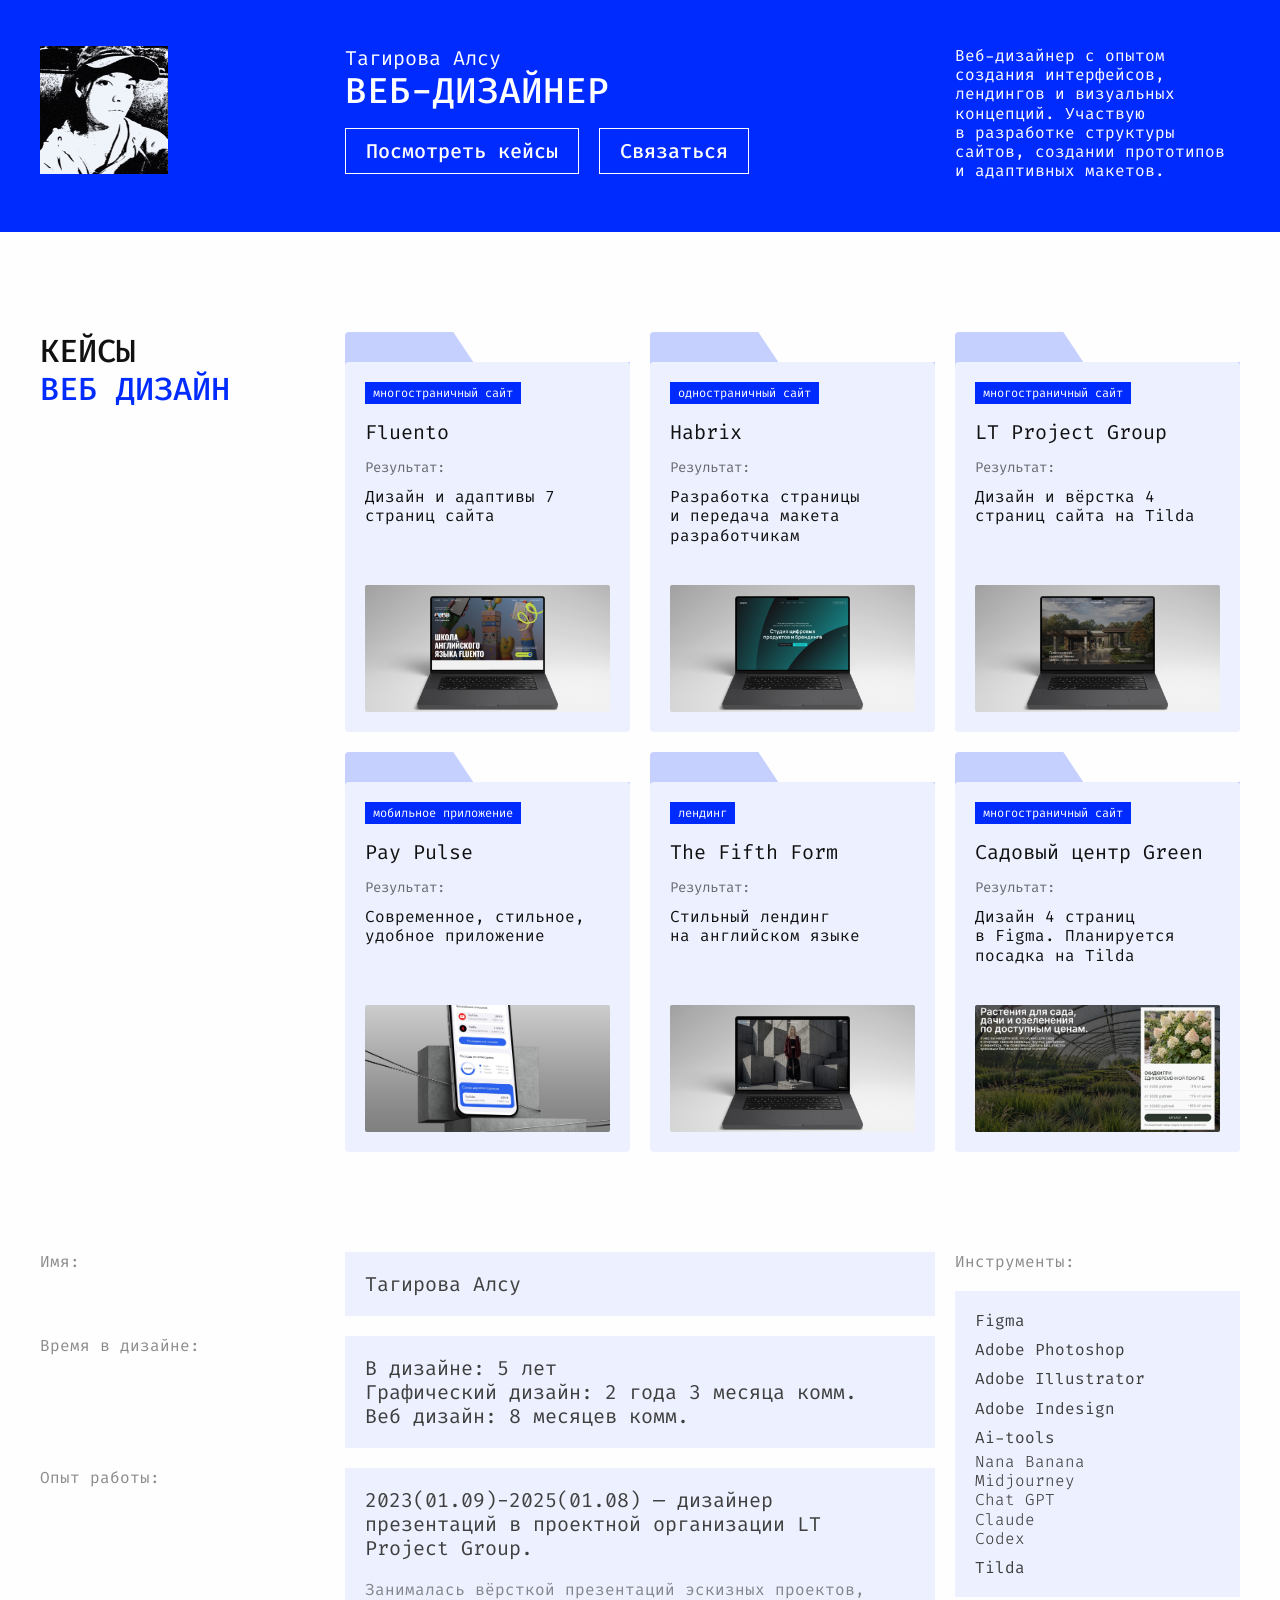
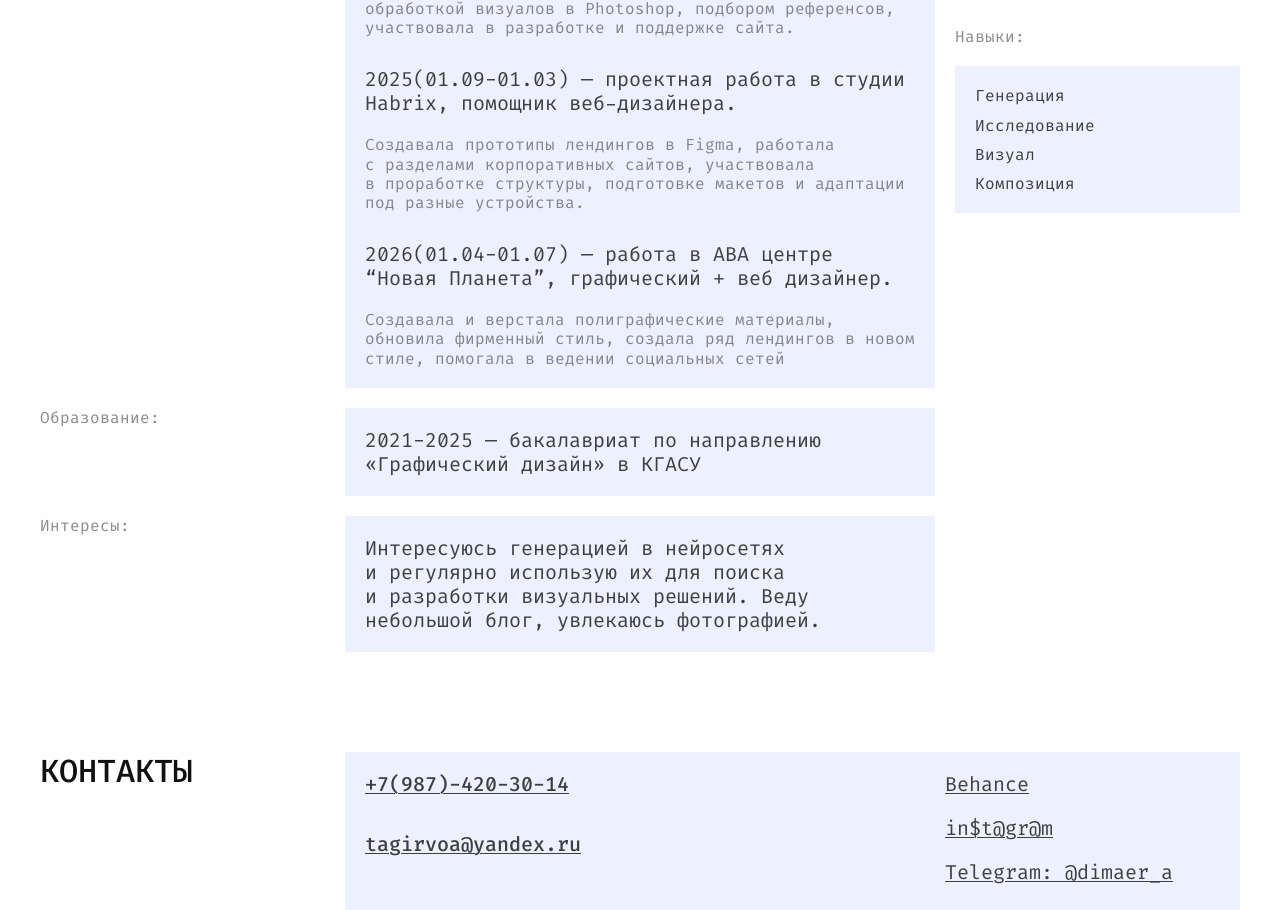
<file: index.html>
<!doctype html>
<html lang="ru">
  <head>
    <meta charset="UTF-8" />
    <meta name="viewport" content="width=device-width, initial-scale=1.0" />
    <meta
      name="description"
      content="Портфолио веб-дизайнера Тагировой Алсу: кейсы, опыт, инструменты и контакты."
    />
    <title>Тагирова Алсу | Веб-дизайнер</title>
    <link rel="icon" type="image/svg+xml" sizes="any" href="/favicon.svg?v=2" />
    <link rel="icon" type="image/png" sizes="32x32" href="/favicon-32.png?v=2" />
    <link rel="shortcut icon" href="/favicon.ico?v=2" />
    <link rel="apple-touch-icon" sizes="180x180" href="/apple-touch-icon.png?v=2" />
    <meta name="theme-color" content="#002bff" />
    <link rel="preconnect" href="https://fonts.googleapis.com" />
    <link rel="preconnect" href="https://fonts.gstatic.com" crossorigin />
    <link
      href="https://fonts.googleapis.com/css2?family=Fira+Code:wght@300;400;500&display=swap"
      rel="stylesheet"
    />
    <link rel="stylesheet" href="./styles.css" />
  </head>
  <body>
    <main class="page-shell">
      <section class="hero" aria-labelledby="hero-title">
        <div class="portrait" aria-hidden="true">
          <img src="./assets/photo.jpg" alt="" />
        </div>

        <div class="hero-content">
          <div class="hero-main">
            <div>
              <p class="name">Тагирова Алсу</p>
              <h1 id="hero-title">Веб-дизайнер</h1>
            </div>
            <div class="hero-actions" aria-label="Основные действия">
              <a class="button" href="#cases">Посмотреть кейсы</a>
              <a
                class="button"
                href="https://t.me/dimaer_a"
                target="_blank"
                rel="noopener noreferrer"
              >
                Связаться
              </a>
            </div>
          </div>

          <p class="intro">
            Веб-дизайнер с&nbsp;опытом создания интерфейсов, лендингов и&nbsp;визуальных
            концепций. Участвую в&nbsp;разработке структуры сайтов, создании
            прототипов и&nbsp;адаптивных макетов.
          </p>
        </div>
      </section>

      <section class="case-section" id="cases" aria-labelledby="web-cases">
        <div class="section-title" id="web-cases">
          <span>Кейсы</span>
          <span>веб дизайн</span>
        </div>

        <div class="case-grid">
          <a
            class="case-card"
            href="./cases/fluento.html"
            aria-label="Открыть кейс Fluento"
          >
            <div class="case-body">
              <div class="case-copy">
                <span class="tag">многостраничный сайт</span>
                <h3>Fluento</h3>
                <div>
                  <p class="caption">Результат:</p>
                  <p>Дизайн и&nbsp;адаптивы 7 страниц сайта</p>
                </div>
              </div>
              <img class="case-image fluento" src="./assets/fluento.jpg" alt="Макет сайта Fluento" />
            </div>
          </a>

          <a
            class="case-card"
            href="./cases/habrix.html"
            aria-label="Открыть кейс Habrix"
          >
            <div class="case-body">
              <div class="case-copy">
                <span class="tag">одностраничный сайт</span>
                <h3>Habrix</h3>
                <div>
                  <p class="caption">Результат:</p>
                  <p>Разработка страницы и&nbsp;передача макета разработчикам</p>
                </div>
              </div>
              <img class="case-image bottom" src="./assets/habrix.jpg" alt="Макет лендинга Habrix" />
            </div>
          </a>

          <a
            class="case-card"
            href="./cases/lt-project-group.html"
            aria-label="Открыть кейс LT Project Group"
          >
            <div class="case-body">
              <div class="case-copy">
                <span class="tag">многостраничный сайт</span>
                <h3>LT Project Group</h3>
                <div>
                  <p class="caption">Результат:</p>
                  <p>Дизайн и&nbsp;вёрстка 4 страниц сайта на&nbsp;Tilda</p>
                </div>
              </div>
              <img class="case-image" src="./assets/lt-project.jpg" alt="Макет сайта LT Project Group" />
            </div>
          </a>

          <a
            class="case-card"
            href="./cases/paypulse.html"
            aria-label="Открыть кейс Pay Pulse"
          >
            <div class="case-body">
              <div class="case-copy">
                <span class="tag">мобильное приложение</span>
                <h3>Pay Pulse</h3>
                <div>
                  <p class="caption">Результат:</p>
                  <p>Современное, стильное, удобное приложение</p>
                </div>
              </div>
              <img class="case-image pay-pulse" src="./assets/pay-pulse.jpg" alt="Экран мобильного приложения Pay Pulse" />
            </div>
          </a>

          <a
            class="case-card"
            href="./cases/the-fifth-form.html"
            aria-label="Открыть кейс The Fifth Form"
          >
            <div class="case-body">
              <div class="case-copy">
                <span class="tag">лендинг</span>
                <h3>The Fifth Form</h3>
                <div>
                  <p class="caption">Результат:</p>
                  <p>Стильный лендинг на&nbsp;английском языке</p>
                </div>
              </div>
              <img class="case-image fifth-form" src="./assets/fifth-form.jpg" alt="Макет лендинга The Fifth Form" />
            </div>
          </a>

          <a
            class="case-card"
            href="./cases/green.html"
            aria-label="Открыть кейс Садовый центр Green"
          >
            <div class="case-body">
              <div class="case-copy">
                <span class="tag">многостраничный сайт</span>
                <h3>Садовый центр Green</h3>
                <div>
                  <p class="caption">Результат:</p>
                  <p>Дизайн 4 страниц в&nbsp;Figma. Планируется посадка на&nbsp;Tilda</p>
                </div>
              </div>
              <img class="case-image" src="./assets/green-garden.jpg" alt="Макет сайта садового центра Green" loading="lazy" width="1380" height="751" />
            </div>
          </a>
        </div>
      </section>

      <section class="about" aria-label="Информация о дизайнере">
        <div class="bio-list">
          <article class="info-row">
            <h2>Имя:</h2>
            <div class="panel">
              <p>Тагирова Алсу</p>
            </div>
          </article>

          <article class="info-row">
            <h2>Время в&nbsp;дизайне:</h2>
            <div class="panel">
              <p>В&nbsp;дизайне: 5 лет</p>
              <p>Графический дизайн: 2 года 3 месяца комм.</p>
              <p>Веб дизайн: 8 месяцев комм.</p>
            </div>
          </article>

          <article class="info-row">
            <h2>Опыт работы:</h2>
            <div class="panel panel-stack">
              <div class="job">
                <h3>
                  2023(01.09)-2025(01.08) — дизайнер презентаций в&nbsp;проектной
                  организации LT Project Group.
                </h3>
                <p>
                  Занималась вёрсткой презентаций эскизных проектов, обработкой
                  визуалов в&nbsp;Photoshop, подбором референсов, участвовала
                  в&nbsp;разработке и&nbsp;поддержке сайта.
                </p>
              </div>

              <div class="job">
                <h3>
                  2025(01.09-01.03) — проектная работа в&nbsp;студии Habrix,
                  помощник веб-дизайнера.
                </h3>
                <p>
                  Создавала прототипы лендингов в&nbsp;Figma, работала с&nbsp;разделами
                  корпоративных сайтов, участвовала в&nbsp;проработке структуры,
                  подготовке макетов и&nbsp;адаптации под&nbsp;разные устройства.
                </p>
              </div>

              <div class="job">
                <h3>
                  2026(01.04-01.07) — работа в&nbsp;АВА центре “Новая Планета”,
                  графический + веб дизайнер.
                </h3>
                <p>
                  Создавала и&nbsp;верстала полиграфические материалы, обновила
                  фирменный стиль, создала ряд лендингов в&nbsp;новом стиле, помогала
                  в&nbsp;ведении социальных сетей
                </p>
              </div>
            </div>
          </article>

          <article class="info-row">
            <h2>Образование:</h2>
            <div class="panel">
              <p>
                2021-2025 — бакалавриат по&nbsp;направлению «Графический дизайн»
                в&nbsp;КГАСУ
              </p>
            </div>
          </article>

          <article class="info-row">
            <h2>Интересы:</h2>
            <div class="panel">
              <p>
                Интересуюсь генерацией в&nbsp;нейросетях и&nbsp;регулярно использую их
                для&nbsp;поиска и&nbsp;разработки визуальных решений. Веду небольшой блог,
                увлекаюсь фотографией.
              </p>
            </div>
          </article>
        </div>

        <aside class="meta" aria-label="Инструменты и навыки">
          <article>
            <h2>Инструменты:</h2>
            <div class="panel small-panel">
              <p>Figma</p>
              <p>Adobe Photoshop</p>
              <p>Adobe Illustrator</p>
              <p>Adobe Indesign</p>
              <div>
                <p>Ai-tools</p>
                <ul class="light-list">
                  <li>Nana Banana</li>
                  <li>Midjourney</li>
                  <li>Chat GPT</li>
                  <li>Claude</li>
                  <li>Codex</li>
                </ul>
              </div>
              <p>Tilda</p>
            </div>
          </article>

          <article>
            <h2>Навыки:</h2>
            <div class="panel small-panel">
              <p>Генерация</p>
              <p>Исследование</p>
              <p>Визуал</p>
              <p>Композиция</p>
            </div>
          </article>
        </aside>
      </section>

      <section class="contacts" aria-labelledby="contacts-title">
        <h2 id="contacts-title">Контакты</h2>

        <address class="contact-panel">
          <div class="contact-main">
            <div class="copy-phone-wrap">
              <button
                class="copy-phone"
                type="button"
                data-copy-phone="+79874203014"
                aria-label="Скопировать номер телефона"
              >
                +7(987)-420-30-14
              </button>
              <span class="copy-status" data-copy-status aria-live="polite"></span>
            </div>
            <a href="mailto:tagirvoa@yandex.ru">tagirvoa@yandex.ru</a>
          </div>

          <div class="contact-links">
            <a
              href="https://www.behance.net/c65c2e5c"
              target="_blank"
              rel="noopener noreferrer"
              aria-label="Behance"
            >
              Behance
            </a>
            <a
              href="https://www.instagram.com/dimaer_/"
              target="_blank"
              rel="noopener noreferrer"
              aria-label="Instagram"
            >
              in$t@gr@m
            </a>
            <a
              href="https://t.me/dimaer_a"
              target="_blank"
              rel="noopener noreferrer"
            >
              Telegram: @dimaer_a
            </a>
          </div>
        </address>
      </section>
    </main>
    <script>
      (() => {
        const reduceMotion = window.matchMedia(
          "(prefers-reduced-motion: reduce)"
        );

        if (reduceMotion.matches) {
          return;
        }

        const revealSections = document.querySelectorAll(
          ".about, .case-section, .contacts"
        );

        document.querySelectorAll(".case-grid").forEach((grid) => {
          grid.querySelectorAll(".case-card").forEach((card, index) => {
            card.style.setProperty("--motion-index", Math.min(index, 6));
          });
        });

        if (!("IntersectionObserver" in window) || !revealSections.length) {
          return;
        }

        revealSections.forEach((section) => {
          section.classList.add("motion-reveal", "is-pending");
        });

        const revealObserver = new IntersectionObserver(
          (entries) => {
            entries.forEach((entry) => {
              if (!entry.isIntersecting) {
                return;
              }

              entry.target.classList.remove("is-pending");
              entry.target.classList.add("is-visible");
              revealObserver.unobserve(entry.target);
            });
          },
          {
            rootMargin: "0px 0px -10% 0px",
            threshold: 0.16,
          }
        );

        revealSections.forEach((section) => {
          revealObserver.observe(section);
        });
      })();

      (() => {
        const copyButton = document.querySelector("[data-copy-phone]");
        const status = document.querySelector("[data-copy-status]");

        if (!copyButton) {
          return;
        }

        let statusTimer;

        const showStatus = (message) => {
          if (!status) {
            return;
          }

          window.clearTimeout(statusTimer);
          status.textContent = message;
          status.classList.add("is-visible");
          statusTimer = window.setTimeout(() => {
            status.classList.remove("is-visible");
          }, 1600);
        };

        const fallbackCopy = (value) => {
          const textarea = document.createElement("textarea");
          textarea.value = value;
          textarea.setAttribute("readonly", "");
          textarea.style.position = "fixed";
          textarea.style.top = "-9999px";
          document.body.append(textarea);
          textarea.select();
          document.execCommand("copy");
          textarea.remove();
        };

        copyButton.addEventListener("click", async () => {
          const phone = copyButton.dataset.copyPhone;

          try {
            if (navigator.clipboard && window.isSecureContext) {
              await navigator.clipboard.writeText(phone);
            } else {
              fallbackCopy(phone);
            }

            showStatus("Скопировано");
          } catch {
            showStatus("Не скопировалось");
          }
        });
      })();
    </script>
  </body>
</html>
</file>
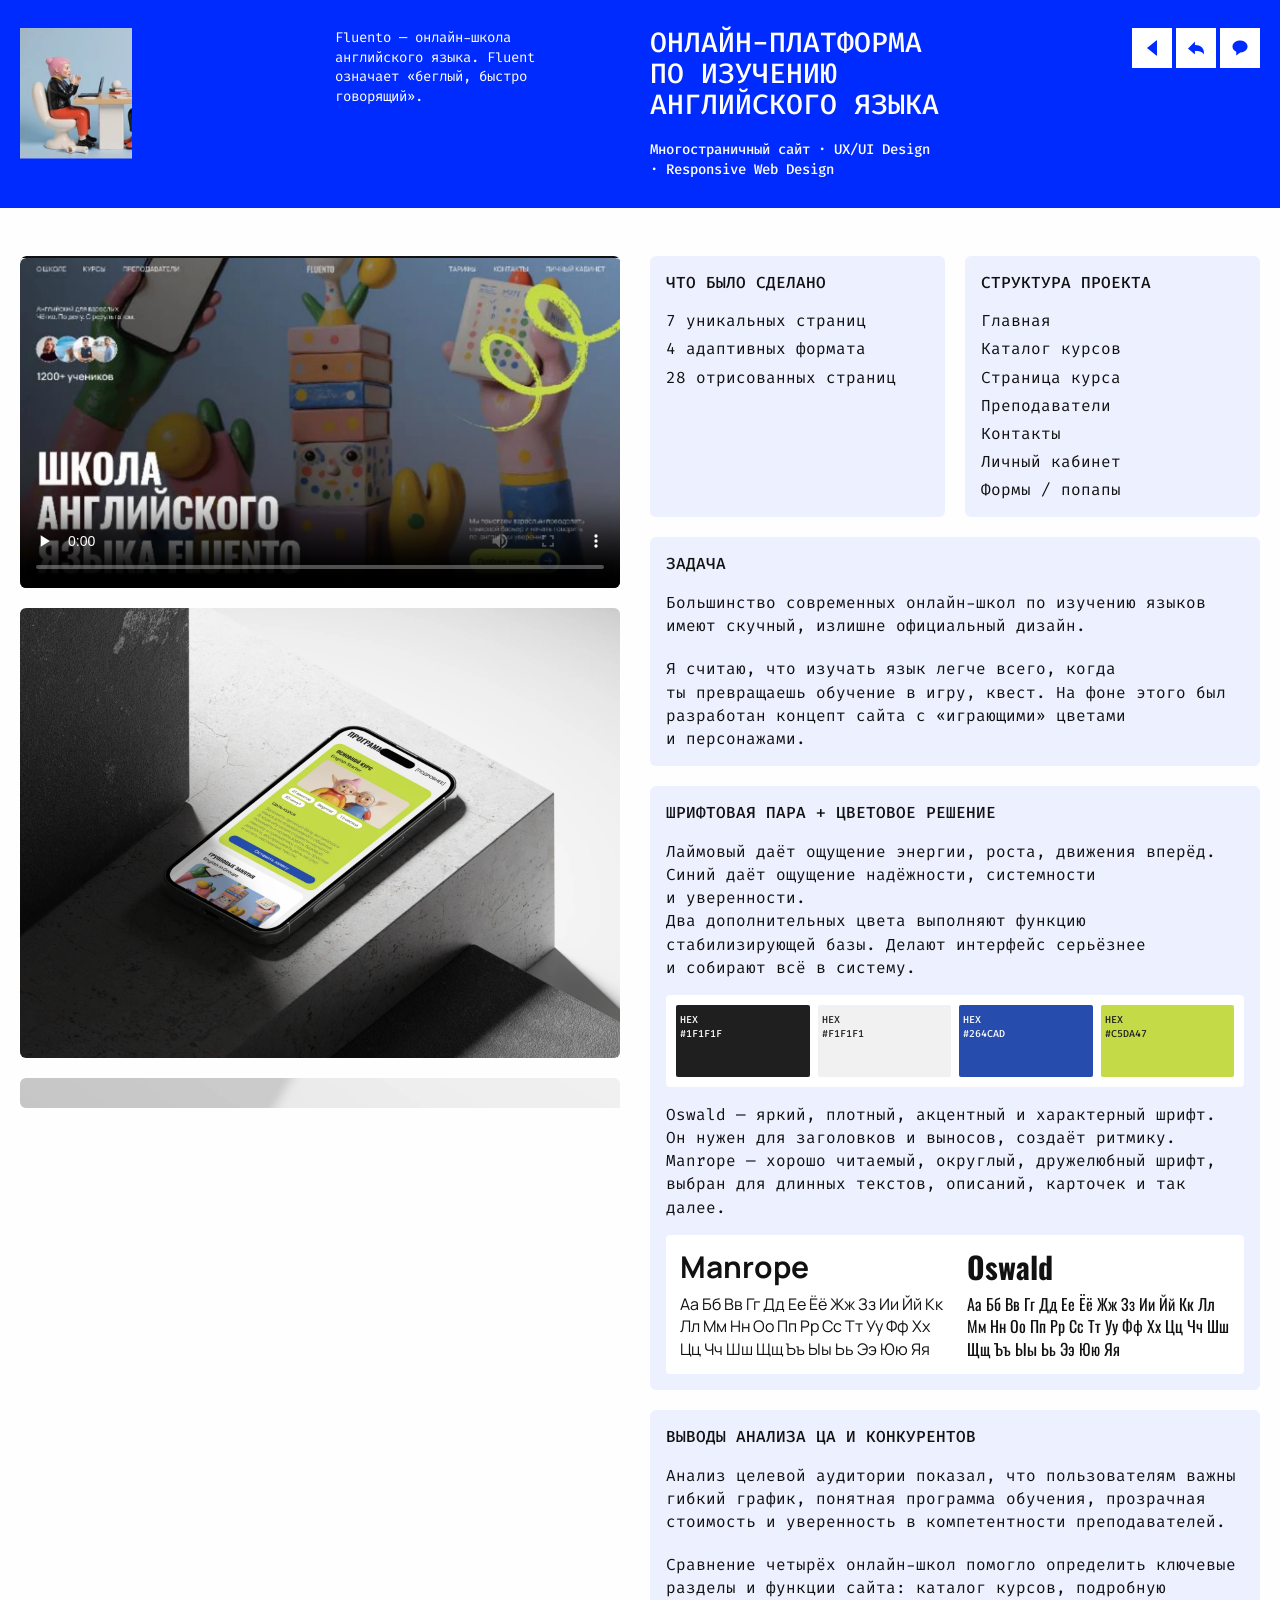
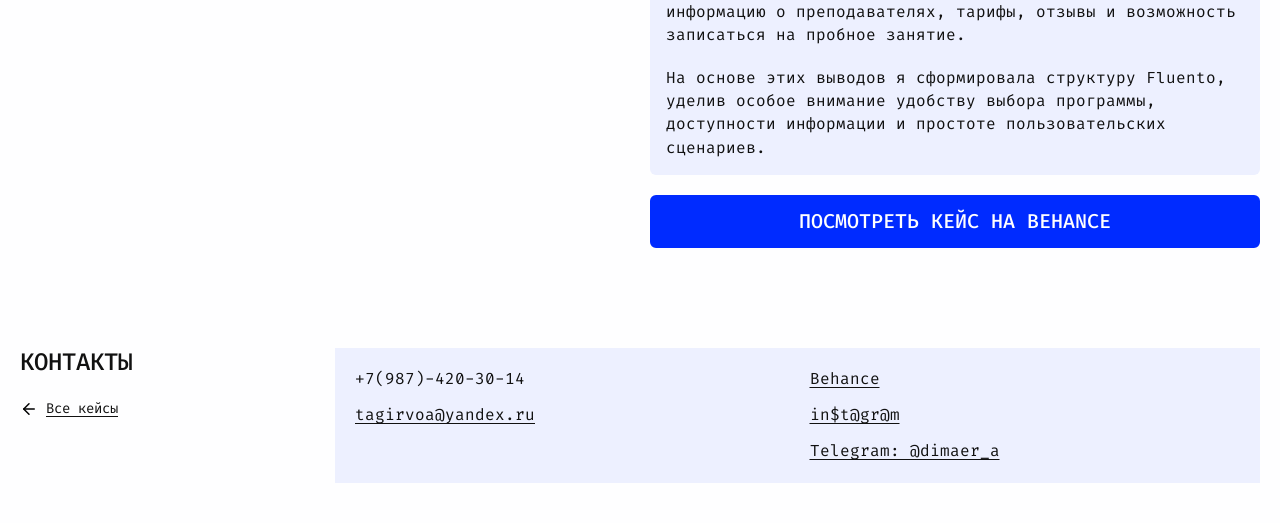
<file: cases/fluento.html>
<!doctype html>
<html lang="ru">
  <head>
    <meta charset="UTF-8" />
    <meta name="viewport" content="width=device-width, initial-scale=1.0" />
    <meta name="description" content="Fluento: концепт онлайн-школы английского языка. 7 уникальных страниц, 4 адаптивных формата. Кейс UX/UI-дизайнера Алсу Тагировой." />
    <title>Fluento | Алсу Тагирова</title>
    <link rel="canonical" href="https://www.dimaer.ru/cases/fluento.html" />
    <link rel="icon" type="image/svg+xml" sizes="any" href="../favicon.svg?v=2" />
    <link rel="icon" type="image/png" sizes="32x32" href="../favicon-32.png?v=2" />
    <link rel="shortcut icon" href="../favicon.ico?v=2" />
    <link rel="apple-touch-icon" sizes="180x180" href="../apple-touch-icon.png?v=2" />
    <meta name="theme-color" content="#002bff" />
    <meta property="og:title" content="Fluento | Алсу Тагирова" />
    <meta property="og:description" content="Онлайн-платформа по изучению английского языка. UX/UI и адаптивный веб-дизайн." />
    <meta property="og:image" content="https://cdn.jsdelivr.net/gh/tagir20040302-dotcom/dimaer@main/assets/fluento/walkthrough-poster.webp" />
    <meta property="og:type" content="article" />
    <link rel="preconnect" href="https://fonts.googleapis.com" />
    <link rel="preconnect" href="https://fonts.gstatic.com" crossorigin />
    <link href="https://fonts.googleapis.com/css2?family=Fira+Code:wght@300;400;500&family=Manrope:wght@400;600&family=Oswald:wght@600&display=swap" rel="stylesheet" />
    <link rel="stylesheet" href="../styles.css" />
    <link rel="stylesheet" href="../case.css?v=8" />
    <script src="../case.js?v=11" defer></script>
  </head>
  <body class="project-page">
    <header class="case-header">
      <img class="case-cover" src="../assets/fluento/cover.webp" alt="Персонаж Fluento за учебным столом" width="147" height="172" />
      <p class="case-intro">Fluento — онлайн-школа английского языка. Fluent означает «беглый, быстро говорящий».</p>
      <div class="case-heading">
        <h1>Онлайн-платформа <br />по&nbsp;изучению <br />английского языка</h1>
        <p>Многостраничный сайт · UX/UI Design<br />· Responsive Web Design</p>
      </div>
      <nav class="case-navigation" aria-label="Навигация по кейсу">
        <a class="case-icon" href="../index.html" aria-label="Вернуться на главную страницу" title="Вернуться на главную страницу">
          <img class="case-nav-symbol" src="../assets/icons/home-project.png" alt="" width="40" height="40" />
        </a>
        <button class="case-icon" type="button" data-open-share aria-label="Поделиться проектом" title="Поделиться проектом" aria-haspopup="dialog" aria-controls="case-share">
          <img class="case-nav-symbol" src="../assets/icons/share-project.png" alt="" width="40" height="40" />
        </button>
        <a class="case-icon" href="https://t.me/dimaer_a" target="_blank" rel="noopener noreferrer" aria-label="Связаться в Telegram" title="Связаться в Telegram">
          <img class="case-nav-symbol" src="../assets/icons/message-project.png" alt="" width="40" height="40" />
        </a>
      </nav>
    </header>

    <main class="case-main">
      <div class="case-layout">
        <section class="case-gallery" tabindex="0" aria-label="Изображения проекта Fluento">
          <div class="case-gallery-content">
            <div class="case-film" data-case-video data-video-src="../assets/fluento/walkthrough-web.mp4" style="aspect-ratio: 1920 / 1064">
              <video src="../assets/fluento/walkthrough-web.mp4" poster="../assets/fluento/walkthrough-poster.webp" playsinline controls preload="none" aria-label="Видеообзор проекта Fluento"></video>
            </div>
            <button class="case-image-button" type="button" data-image-title="Fluento — мобильная версия" aria-label="Открыть мобильный макет Fluento крупнее">
              <img src="../assets/fluento/mockup-1.webp" alt="Программа курса Fluento на экране телефона" width="1800" height="1350" loading="lazy" />
            </button>
            <button class="case-image-button" type="button" data-image-title="Fluento — каталог курсов" aria-label="Открыть макет каталога курсов крупнее">
              <img src="../assets/fluento/mockup-3.webp" alt="Каталог курсов Fluento на планшете" width="1800" height="1200" loading="lazy" />
            </button>
            <button class="case-image-button" type="button" data-image-title="Fluento — вопросы и ответы" aria-label="Открыть макет вопросов и ответов крупнее">
              <img src="../assets/fluento/mockup-4.webp" alt="Раздел вопросов и ответов Fluento на телефоне" width="1800" height="1200" loading="lazy" />
            </button>
            <button class="case-image-button" type="button" data-image-title="Fluento — форматы занятий" aria-label="Открыть макет форматов занятий крупнее">
              <img src="../assets/fluento/mockup-2.webp" alt="Форматы занятий Fluento на ноутбуке" width="1800" height="1200" loading="lazy" />
            </button>

            <div class="case-screens">
              <figure>
                <button class="case-image-button" type="button" data-image-title="Преподаватели" aria-label="Открыть страницу преподавателей крупнее">
                  <img src="../assets/fluento/teachers.webp" alt="Полный макет страницы преподавателей Fluento" width="1200" height="1923" loading="lazy" />
                </button>
                <figcaption>Преподаватели</figcaption>
              </figure>
              <figure>
                <button class="case-image-button" type="button" data-image-title="Страница курса" aria-label="Открыть страницу курса крупнее">
                  <img src="../assets/fluento/course.webp" alt="Полный макет страницы курса English Starter" width="1200" height="4653" loading="lazy" />
                </button>
                <figcaption>Страница курса</figcaption>
              </figure>
              <figure>
                <button class="case-image-button" type="button" data-image-title="Контакты" aria-label="Открыть страницу контактов крупнее">
                  <img src="../assets/fluento/contacts.webp" alt="Полный макет страницы контактов Fluento" width="1200" height="1426" loading="lazy" />
                </button>
                <figcaption>Контакты</figcaption>
              </figure>
              <figure>
                <button class="case-image-button" type="button" data-image-title="Каталог курсов" aria-label="Открыть каталог курсов крупнее">
                  <img src="../assets/fluento/courses.webp" alt="Полный макет каталога курсов Fluento" width="1200" height="1669" loading="lazy" />
                </button>
                <figcaption>Каталог курсов</figcaption>
              </figure>
              <figure>
                <button class="case-image-button" type="button" data-image-title="Карточка преподавателя" aria-label="Открыть карточку преподавателя крупнее">
                  <img src="../assets/fluento/teacher.webp" alt="Карточка преподавателя Александры Якуповой" width="1200" height="833" loading="lazy" />
                </button>
                <figcaption>Карточка преподавателя</figcaption>
              </figure>
              <figure>
                <button class="case-image-button" type="button" data-image-title="Личный кабинет" aria-label="Открыть личный кабинет крупнее">
                  <img src="../assets/fluento/account.webp" alt="Макет личного кабинета ученика Fluento" width="1200" height="679" loading="lazy" />
                </button>
                <figcaption>Личный кабинет</figcaption>
              </figure>
            </div>
          </div>
        </section>

        <div class="case-details">
          <div class="case-facts">
            <section class="case-panel" aria-labelledby="case-result">
              <h2 id="case-result">Что было сделано</h2>
              <ul><li>7 уникальных страниц</li><li>4 адаптивных формата</li><li>28 отрисованных страниц</li></ul>
            </section>
            <section class="case-panel" aria-labelledby="case-structure">
              <h2 id="case-structure">Структура проекта</h2>
              <ul><li>Главная</li><li>Каталог курсов</li><li>Страница курса</li><li>Преподаватели</li><li>Контакты</li><li>Личный кабинет</li><li>Формы / попапы</li></ul>
            </section>
          </div>
          <section class="case-panel" aria-labelledby="case-task">
            <h2 id="case-task">Задача</h2>
            <p>Большинство современных онлайн-школ по&nbsp;изучению языков имеют скучный, излишне официальный дизайн.</p>
            <p>Я&nbsp;считаю, что изучать язык легче всего, когда ты&nbsp;превращаешь обучение в&nbsp;игру, квест. На&nbsp;фоне этого был разработан концепт сайта с&nbsp;«играющими» цветами и&nbsp;персонажами.</p>
          </section>
          <section class="case-panel" aria-labelledby="case-identity">
            <h2 id="case-identity">Шрифтовая пара + цветовое решение</h2>
            <p>Лаймовый даёт ощущение энергии, роста, движения вперёд. Синий даёт ощущение надёжности, системности и&nbsp;уверенности.<br />Два дополнительных цвета выполняют функцию стабилизирующей базы. Делают интерфейс серьёзнее и&nbsp;собирают всё в&nbsp;систему.</p>
            <ul class="case-palette" aria-label="Цветовая палитра проекта">
              <li style="--swatch: #1f1f1f; --swatch-ink: #ffffff"><span>HEX</span>#1F1F1F</li>
              <li style="--swatch: #f1f1f1; --swatch-ink: #1f1f1f"><span>HEX</span>#F1F1F1</li>
              <li style="--swatch: #264cad; --swatch-ink: #ffffff"><span>HEX</span>#264CAD</li>
              <li style="--swatch: #c5da47; --swatch-ink: #1f1f1f"><span>HEX</span>#C5DA47</li>
            </ul>
            <p>Oswald — яркий, плотный, акцентный и&nbsp;характерный шрифт. Он&nbsp;нужен для&nbsp;заголовков и&nbsp;выносов, создаёт ритмику.<br />Manrope — хорошо читаемый, округлый, дружелюбный шрифт, выбран для&nbsp;длинных текстов, описаний, карточек и&nbsp;так далее.</p>
            <div class="case-type-pair">
              <div class="type-manrope"><h3>Manrope</h3><p>Аа Бб Вв Гг Дд Ее Ёё Жж Зз Ии Йй Кк Лл Мм Нн Оо Пп Рр Сс Тт Уу Фф Хх Цц Чч Шш Щщ Ъъ Ыы Ьь Ээ Юю Яя</p></div>
              <div class="type-oswald"><h3>Oswald</h3><p>Аа Бб Вв Гг Дд Ее Ёё Жж Зз Ии Йй Кк Лл Мм Нн Оо Пп Рр Сс Тт Уу Фф Хх Цц Чч Шш Щщ Ъъ Ыы Ьь Ээ Юю Яя</p></div>
            </div>
          </section>
          <section class="case-panel" aria-labelledby="case-research">
            <h2 id="case-research">Выводы анализа ЦА и&nbsp;конкурентов</h2>
            <p>Анализ целевой аудитории показал, что пользователям важны гибкий график, понятная программа обучения, прозрачная стоимость и&nbsp;уверенность в&nbsp;компетентности преподавателей.</p>
            <p>Сравнение четырёх онлайн-школ помогло определить ключевые разделы и&nbsp;функции сайта: каталог курсов, подробную информацию о&nbsp;преподавателях, тарифы, отзывы и&nbsp;возможность записаться на&nbsp;пробное занятие.</p>
            <p>На&nbsp;основе этих выводов я&nbsp;сформировала структуру Fluento, уделив особое внимание удобству выбора программы, доступности информации и&nbsp;простоте пользовательских сценариев.</p>
          </section>
          <a class="case-behance" href="https://www.behance.net/gallery/244957081/Fluento-onlajn-platforma-dlja-izuchenija-anglijskogo-jazyka" target="_blank" rel="noopener noreferrer">Посмотреть кейс на&nbsp;Behance</a>
        </div>
      </div>

      <footer class="case-footer" aria-labelledby="case-contacts-title">
        <div class="case-footer-heading">
          <h2 id="case-contacts-title">Контакты</h2>
          <a class="case-back-link" href="../index.html#cases" aria-label="Вернуться к кейсам"><img src="../assets/icons/arrow-left.svg" alt="" width="18" height="18" />Все кейсы</a>
        </div>
        <address class="case-contact-panel">
          <div>
            <button class="case-copy-phone" type="button" data-copy-phone="+79874203014" aria-label="Скопировать номер телефона">+7(987)-420-30-14</button>
            <span class="case-copy-status" data-copy-status role="status"></span>
            <a href="mailto:tagirvoa@yandex.ru">tagirvoa@yandex.ru</a>
          </div>
          <div>
            <a href="https://www.behance.net/c65c2e5c" target="_blank" rel="noopener noreferrer">Behance</a>
            <a href="https://www.instagram.com/dimaer_/" target="_blank" rel="noopener noreferrer">in$t@gr@m</a>
            <a href="https://t.me/dimaer_a" target="_blank" rel="noopener noreferrer">Telegram: @dimaer_a</a>
          </div>
        </address>
      </footer>
    </main>

    <dialog class="case-share" id="case-share" aria-labelledby="case-share-title" aria-describedby="case-share-description">
      <div class="case-share-topbar">
        <button class="case-share-close" type="button" data-close-share aria-label="Закрыть окно «Поделиться»" title="Закрыть окно"><span aria-hidden="true"></span></button>
      </div>
      <a class="case-share-url" data-share-url href="https://www.dimaer.ru/cases/fluento.html">https://www.dimaer.ru/cases/fluento.html</a>
      <img class="case-share-preview" src="../assets/fluento/walkthrough-poster.webp" alt="Превью проекта Fluento" width="930" height="508" loading="lazy" />
      <p class="case-share-meta"><span>Fluento</span><span>Веб-дизайн · UI/UX</span></p>
      <h2 id="case-share-title">Хотите поделиться<br />моим проектом?</h2>
      <p class="case-share-description" id="case-share-description">Отправьте его друзьям или поделитесь с&nbsp;теми, кому он&nbsp;может быть интересен.</p>
      <div class="case-share-channels">
        <h3>Поделиться через</h3>
        <div class="case-share-options">
          <a data-share-telegram href="https://t.me/share/url?url=https%3A%2F%2Fwww.dimaer.ru%2Fcases%2Ffluento.html" target="_blank" rel="noopener noreferrer" aria-label="Поделиться проектом в Telegram"><img src="../assets/icons/telegram.svg" alt="" width="40" height="40" />Telegram</a>
          <button data-share-instagram type="button" aria-label="Поделиться проектом в Instagram"><img src="../assets/icons/instagram.svg" alt="" width="40" height="40" />Instagram</button>
          <a data-share-whatsapp href="https://wa.me/?text=https%3A%2F%2Fwww.dimaer.ru%2Fcases%2Ffluento.html" target="_blank" rel="noopener noreferrer" aria-label="Поделиться проектом в WhatsApp"><img src="../assets/icons/whatsapp.svg" alt="" width="40" height="40" />WhatsApp</a>
          <a data-share-mail href="mailto:?subject=Fluento&amp;body=https%3A%2F%2Fwww.dimaer.ru%2Fcases%2Ffluento.html" aria-label="Поделиться проектом по почте"><img src="../assets/icons/mail.svg" alt="" width="40" height="40" />Почта</a>
        </div>
      </div>
      <button class="case-share-copy" type="button" data-copy-share><span aria-hidden="true"></span><span data-copy-share-label>Копировать ссылку</span></button>
      <p class="case-share-status" data-share-status role="status"></p>
    </dialog>

    <dialog class="case-lightbox" aria-labelledby="case-image-title">
      <div class="case-lightbox-bar">
        <h2 id="case-image-title"></h2>
        <button class="case-icon" type="button" data-close-lightbox aria-label="Закрыть изображение" title="Закрыть изображение">
          <img src="../assets/icons/x.svg" alt="" width="20" height="20" />
        </button>
      </div>
      <img class="case-lightbox-image" alt="" />
    </dialog>
  </body>
</html>
</file>
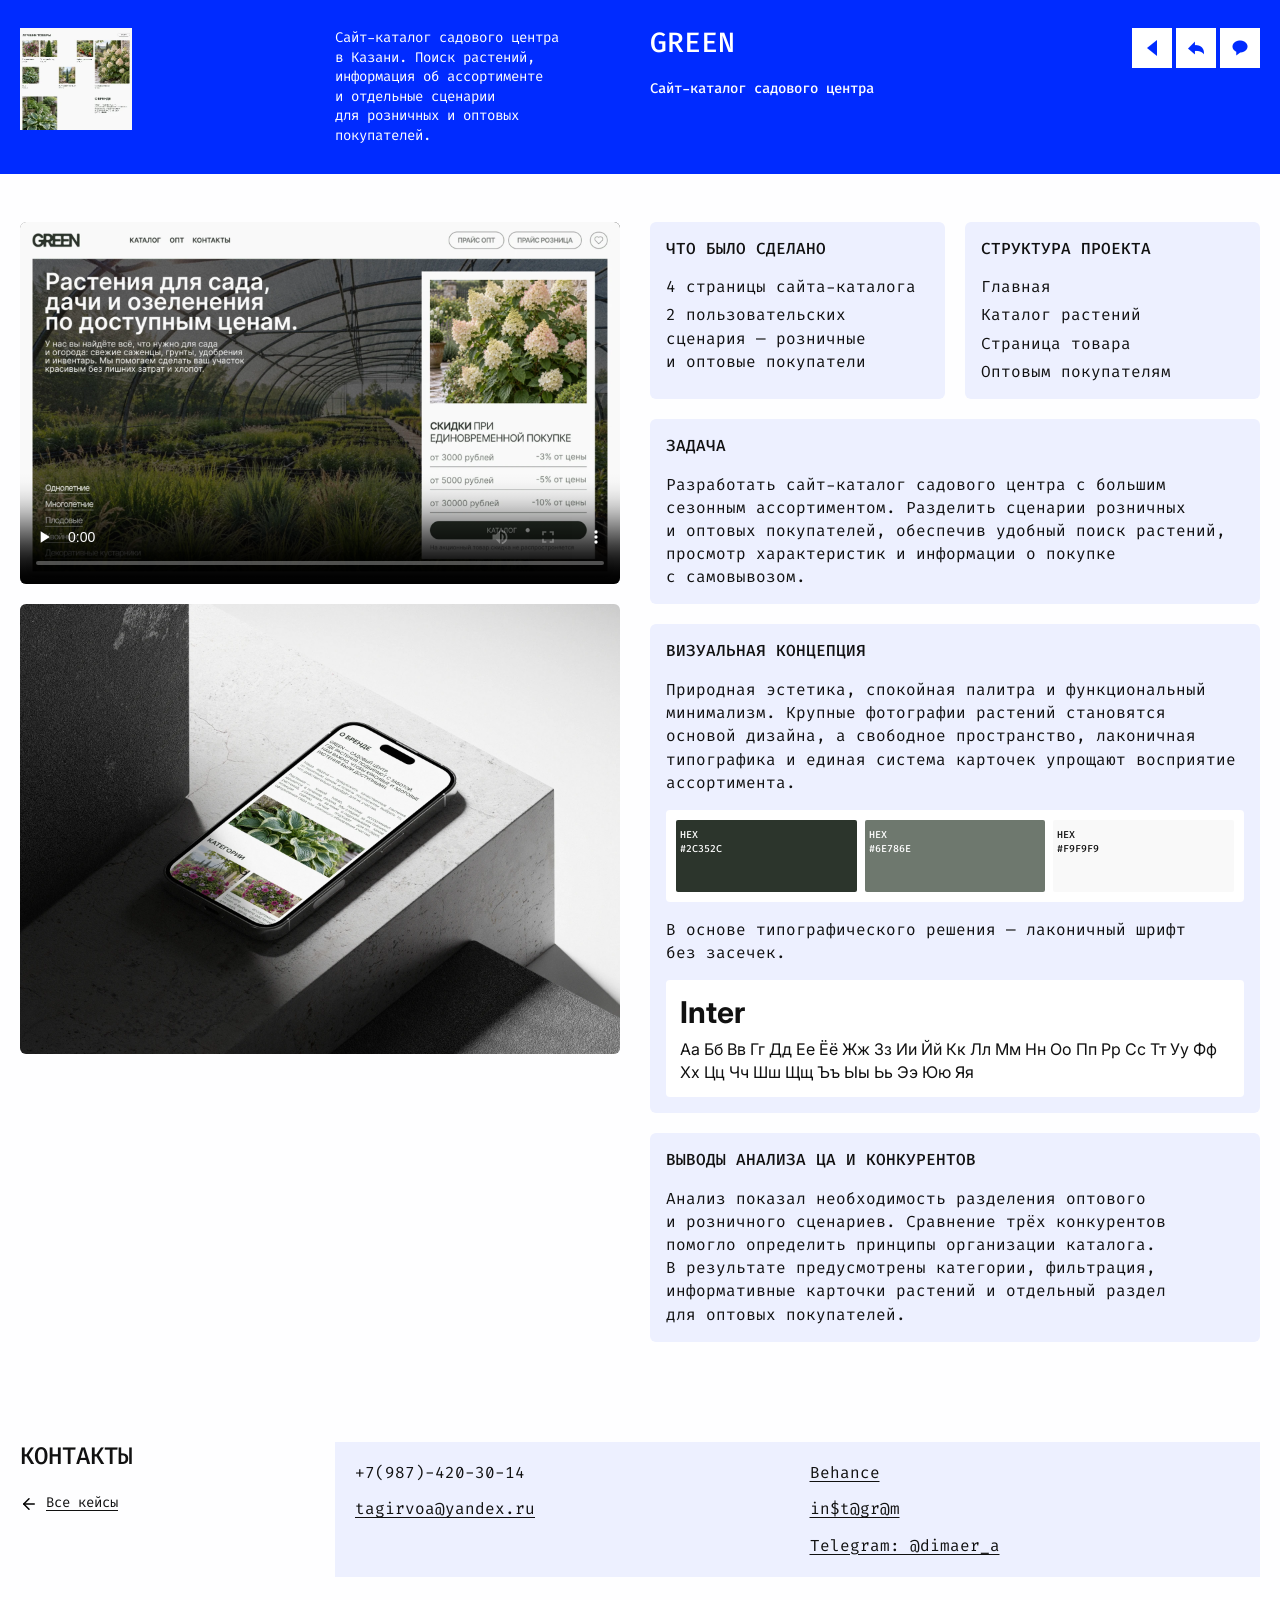
<file: cases/green.html>
<!doctype html>
<html lang="ru">
  <head>
    <meta charset="UTF-8" />
    <meta name="viewport" content="width=device-width, initial-scale=1.0" />
    <meta
      name="description"
      content="Green. Сайт-каталог садового центра в Казани. Поиск растений, информация об ассортименте и отдельные сценарии для розничных и оптовых покупателей."
    />
    <title>Green | Алсу Тагирова</title>
    <link rel="canonical" href="https://www.dimaer.ru/cases/green.html" />
    <link
      rel="icon"
      type="image/svg+xml"
      sizes="any"
      href="../favicon.svg?v=2"
    />
    <link
      rel="icon"
      type="image/png"
      sizes="32x32"
      href="../favicon-32.png?v=2"
    />
    <link rel="shortcut icon" href="../favicon.ico?v=2" />
    <link
      rel="apple-touch-icon"
      sizes="180x180"
      href="../apple-touch-icon.png?v=2"
    />
    <meta name="theme-color" content="#002bff" />
    <meta property="og:title" content="Green | Алсу Тагирова" />
    <meta
      property="og:description"
      content="Сайт-каталог садового центра в Казани. Поиск растений, информация об ассортименте и отдельные сценарии для розничных и оптовых покупателей."
    />
    <meta
      property="og:image"
      content="https://cdn.jsdelivr.net/gh/tagir20040302-dotcom/dimaer@main/assets/green/poster.webp"
    />
    <meta property="og:type" content="article" />
    <link rel="preconnect" href="https://fonts.googleapis.com" />
    <link rel="preconnect" href="https://fonts.gstatic.com" crossorigin="" />
    <link
      href="https://fonts.googleapis.com/css2?family=Fira+Code:wght@300;400;500&family=Manrope:wght@400;600&family=Inter:wght@400;600&family=Roboto+Condensed:wght@400;600&display=swap"
      rel="stylesheet"
    />
    <link rel="stylesheet" href="../styles.css" />
    <link rel="stylesheet" href="../case.css?v=8" />
    <script src="../case.js?v=11" defer></script>
  </head>
  <body data-project-name="Green" class="project-page">
    <header class="case-header">
      <img
        class="case-cover case-cover-project"
        src="../assets/green/cover.webp"
        alt="Green — фрагмент проекта"
        width="324"
        height="296"
      />
      <p class="case-intro">
        Сайт-каталог садового центра в&#160;Казани. Поиск растений, информация
        об&#160;ассортименте и&#160;отдельные сценарии для&#160;розничных
        и&#160;оптовых покупателей.
      </p>
      <div class="case-heading">
        <h1>GREEN</h1>
        <p>Сайт-каталог садового центра</p>
      </div>
      <nav class="case-navigation" aria-label="Навигация по кейсу">
        <a
          class="case-icon"
          href="../index.html"
          aria-label="Вернуться на главную страницу"
          title="Вернуться на главную страницу"
        >
          <img
            class="case-nav-symbol"
            src="../assets/icons/home-project.png"
            alt=""
            width="40"
            height="40"
          />
        </a>
        <button
          class="case-icon"
          type="button"
          data-open-share=""
          aria-label="Поделиться проектом"
          title="Поделиться проектом"
          aria-haspopup="dialog"
          aria-controls="case-share"
        >
          <img
            class="case-nav-symbol"
            src="../assets/icons/share-project.png"
            alt=""
            width="40"
            height="40"
          />
        </button>
        <a
          class="case-icon"
          href="https://t.me/dimaer_a"
          target="_blank"
          rel="noopener noreferrer"
          aria-label="Связаться в Telegram"
          title="Связаться в Telegram"
        >
          <img
            class="case-nav-symbol"
            src="../assets/icons/message-project.png"
            alt=""
            width="40"
            height="40"
          />
        </a>
      </nav>
    </header>

    <main class="case-main">
      <div class="case-layout">
        <section
          class="case-gallery"
          tabindex="0"
          aria-label="Изображения проекта Green"
        >
          <div class="case-gallery-content">
            <div
              data-video-src="../assets/green/walkthrough-web.mp4"
              data-case-video=""
              style="aspect-ratio: 1920 / 1154"
              class="case-film"
            >
              <video src="../assets/green/walkthrough-web.mp4" poster="../assets/green/poster.webp" playsinline controls preload="none" aria-label="Видеообзор проекта Green"></video>
            </div>
            <button
              aria-label="Открыть изображение: Green — макет 1"
              data-image-title="Green — макет 1"
              class="case-image-button"
              type="button"
            >
              <img
                loading="lazy"
                height="1350"
                width="1800"
                alt="Green — макет 1"
                src="../assets/green/image-1.webp"
              /></button
            ><button
              aria-label="Открыть изображение: Green — макет 2"
              data-image-title="Green — макет 2"
              class="case-image-button"
              type="button"
            >
              <img
                loading="lazy"
                height="1200"
                width="1800"
                alt="Green — макет 2"
                src="../assets/green/image-2.webp"
              /></button
            ><button
              aria-label="Открыть изображение: Green — макет 3"
              data-image-title="Green — макет 3"
              class="case-image-button"
              type="button"
            >
              <img
                loading="lazy"
                height="1200"
                width="1800"
                alt="Green — макет 3"
                src="../assets/green/image-3.webp"
              /></button
            ><button
              aria-label="Открыть изображение: Green — макет 4"
              data-image-title="Green — макет 4"
              class="case-image-button"
              type="button"
            >
              <img
                loading="lazy"
                height="1200"
                width="1800"
                alt="Green — макет 4"
                src="../assets/green/image-4.webp"
              />
            </button>
          </div>
        </section>

        <div class="case-details">
          <div class="case-facts">
            <section aria-labelledby="case-result" class="case-panel">
              <h2 id="case-result">Что было сделано</h2>
              <ul>
                <li>4 страницы сайта-каталога</li>
                <li>
                  2 пользовательских сценария — розничные и&#160;оптовые
                  покупатели
                </li>
              </ul>
            </section>
            <section aria-labelledby="case-structure" class="case-panel">
              <h2 id="case-structure">Структура проекта</h2>
              <ul>
                <li>Главная</li>
                <li>Каталог растений</li>
                <li>Страница товара</li>
                <li>Оптовым покупателям</li>
              </ul>
            </section>
          </div>
          <section aria-labelledby="case-task" class="case-panel">
            <h2 id="case-task">Задача</h2>
            <p>
              Разработать сайт-каталог садового центра с&#160;большим сезонным
              ассортиментом. Разделить сценарии розничных и&#160;оптовых
              покупателей, обеспечив удобный поиск растений, просмотр
              характеристик и&#160;информации о&#160;покупке с&#160;самовывозом.
            </p>
          </section>
          <section aria-labelledby="case-identity" class="case-panel">
            <h2 id="case-identity">Визуальная концепция</h2>
            <p>
              Природная эстетика, спокойная палитра и&#160;функциональный
              минимализм. Крупные фотографии растений становятся основой
              дизайна, а&#160;свободное пространство, лаконичная типографика
              и&#160;единая система карточек упрощают восприятие ассортимента.
            </p>
            <ul
              style="grid-template-columns: repeat(3, minmax(0, 1fr))"
              aria-label="Цветовая палитра проекта"
              class="case-palette"
            >
              <li style="--swatch: #2c352c; --swatch-ink: #ffffff">
                <span>HEX</span>#2C352C
              </li>
              <li style="--swatch: #6e786e; --swatch-ink: #ffffff">
                <span>HEX</span>#6E786E
              </li>
              <li style="--swatch: #f9f9f9; --swatch-ink: #111111">
                <span>HEX</span>#F9F9F9
              </li>
            </ul>
            <p>
              В&#160;основе типографического решения — лаконичный шрифт
              без&#160;засечек.
            </p>
            <div
              style="grid-template-columns: repeat(1, minmax(0, 1fr))"
              class="case-type-pair"
            >
              <div style="font-family: &quot;Inter&quot;, sans-serif">
                <h3>Inter</h3>
                <p>
                  Аа Бб Вв Гг Дд Ее Ёё Жж Зз Ии Йй Кк Лл Мм Нн Оо Пп Рр Сс Тт Уу
                  Фф Хх Цц Чч Шш Щщ Ъъ Ыы Ьь Ээ Юю Яя
                </p>
              </div>
            </div>
          </section>
          <section aria-labelledby="case-research" class="case-panel">
            <h2 id="case-research">Выводы анализа ЦА и&#160;конкурентов</h2>
            <p>
              Анализ показал необходимость разделения оптового и&#160;розничного
              сценариев. Сравнение трёх конкурентов помогло определить принципы
              организации каталога. В&#160;результате предусмотрены категории,
              фильтрация, информативные карточки растений и&#160;отдельный
              раздел для&#160;оптовых покупателей.
            </p>
          </section>
        </div>
      </div>

      <footer class="case-footer" aria-labelledby="case-contacts-title">
        <div class="case-footer-heading">
          <h2 id="case-contacts-title">Контакты</h2>
          <a
            class="case-back-link"
            href="../index.html#cases"
            aria-label="Вернуться к кейсам"
            ><img
              src="../assets/icons/arrow-left.svg"
              alt=""
              width="18"
              height="18"
            />Все кейсы</a
          >
        </div>
        <address class="case-contact-panel">
          <div>
            <button
              class="case-copy-phone"
              type="button"
              data-copy-phone="+79874203014"
              aria-label="Скопировать номер телефона"
            >
              +7(987)-420-30-14
            </button>
            <span
              class="case-copy-status"
              data-copy-status=""
              role="status"
            ></span>
            <a href="mailto:tagirvoa@yandex.ru">tagirvoa@yandex.ru</a>
          </div>
          <div>
            <a
              href="https://www.behance.net/c65c2e5c"
              target="_blank"
              rel="noopener noreferrer"
              >Behance</a
            >
            <a
              href="https://www.instagram.com/dimaer_/"
              target="_blank"
              rel="noopener noreferrer"
              >in$t@gr@m</a
            >
            <a
              href="https://t.me/dimaer_a"
              target="_blank"
              rel="noopener noreferrer"
              >Telegram: @dimaer_a</a
            >
          </div>
        </address>
      </footer>
    </main>

    <dialog
      class="case-share"
      id="case-share"
      aria-labelledby="case-share-title"
      aria-describedby="case-share-description"
    >
      <div class="case-share-topbar">
        <button
          class="case-share-close"
          type="button"
          data-close-share=""
          aria-label="Закрыть окно «Поделиться»"
          title="Закрыть окно"
        >
          <span aria-hidden="true"></span>
        </button>
      </div>
      <a
        class="case-share-url"
        data-share-url=""
        href="https://www.dimaer.ru/cases/green.html"
        >https://www.dimaer.ru/cases/green.html</a
      >
      <img
        class="case-share-preview"
        src="../assets/green/poster.webp"
        alt="Превью проекта Green"
        width="1800"
        height="1088"
        loading="lazy"
      />
      <p class="case-share-meta">
        <span>Green</span><span>Веб-дизайн · UI/UX</span>
      </p>
      <h2 id="case-share-title">Хотите поделиться<br />моим проектом?</h2>
      <p class="case-share-description" id="case-share-description">
        Отправьте его друзьям или поделитесь с&#160;теми, кому он&#160;может
        быть интересен.
      </p>
      <div class="case-share-channels">
        <h3>Поделиться через</h3>
        <div class="case-share-options">
          <a
            data-share-telegram=""
            href="https://t.me/share/url?url=https%3A%2F%2Fwww.dimaer.ru%2Fcases%2Fgreen.html&text=Green.+%D0%A1%D0%B0%D0%B9%D1%82-%D0%BA%D0%B0%D1%82%D0%B0%D0%BB%D0%BE%D0%B3+%D1%81%D0%B0%D0%B4%D0%BE%D0%B2%D0%BE%D0%B3%D0%BE+%D1%86%D0%B5%D0%BD%D1%82%D1%80%D0%B0+%D0%B2+%D0%9A%D0%B0%D0%B7%D0%B0%D0%BD%D0%B8.+%D0%9F%D0%BE%D0%B8%D1%81%D0%BA+%D1%80%D0%B0%D1%81%D1%82%D0%B5%D0%BD%D0%B8%D0%B9%2C+%D0%B8%D0%BD%D1%84%D0%BE%D1%80%D0%BC%D0%B0%D1%86%D0%B8%D1%8F+%D0%BE%D0%B1+%D0%B0%D1%81%D1%81%D0%BE%D1%80%D1%82%D0%B8%D0%BC%D0%B5%D0%BD%D1%82%D0%B5+%D0%B8+%D0%BE%D1%82%D0%B4%D0%B5%D0%BB%D1%8C%D0%BD%D1%8B%D0%B5+%D1%81%D1%86%D0%B5%D0%BD%D0%B0%D1%80%D0%B8%D0%B8+%D0%B4%D0%BB%D1%8F+%D1%80%D0%BE%D0%B7%D0%BD%D0%B8%D1%87%D0%BD%D1%8B%D1%85+%D0%B8+%D0%BE%D0%BF%D1%82%D0%BE%D0%B2%D1%8B%D1%85+%D0%BF%D0%BE%D0%BA%D1%83%D0%BF%D0%B0%D1%82%D0%B5%D0%BB%D0%B5%D0%B9."
            target="_blank"
            rel="noopener noreferrer"
            aria-label="Поделиться проектом в Telegram"
            ><img
              src="../assets/icons/telegram.svg"
              alt=""
              width="40"
              height="40"
            />Telegram</a
          >
          <button
            data-share-instagram=""
            type="button"
            aria-label="Поделиться проектом в Instagram"
          >
            <img
              src="../assets/icons/instagram.svg"
              alt=""
              width="40"
              height="40"
            />Instagram
          </button>
          <a
            data-share-whatsapp=""
            href="https://wa.me/?text=Green.+%D0%A1%D0%B0%D0%B9%D1%82-%D0%BA%D0%B0%D1%82%D0%B0%D0%BB%D0%BE%D0%B3+%D1%81%D0%B0%D0%B4%D0%BE%D0%B2%D0%BE%D0%B3%D0%BE+%D1%86%D0%B5%D0%BD%D1%82%D1%80%D0%B0+%D0%B2+%D0%9A%D0%B0%D0%B7%D0%B0%D0%BD%D0%B8.+%D0%9F%D0%BE%D0%B8%D1%81%D0%BA+%D1%80%D0%B0%D1%81%D1%82%D0%B5%D0%BD%D0%B8%D0%B9%2C+%D0%B8%D0%BD%D1%84%D0%BE%D1%80%D0%BC%D0%B0%D1%86%D0%B8%D1%8F+%D0%BE%D0%B1+%D0%B0%D1%81%D1%81%D0%BE%D1%80%D1%82%D0%B8%D0%BC%D0%B5%D0%BD%D1%82%D0%B5+%D0%B8+%D0%BE%D1%82%D0%B4%D0%B5%D0%BB%D1%8C%D0%BD%D1%8B%D0%B5+%D1%81%D1%86%D0%B5%D0%BD%D0%B0%D1%80%D0%B8%D0%B8+%D0%B4%D0%BB%D1%8F+%D1%80%D0%BE%D0%B7%D0%BD%D0%B8%D1%87%D0%BD%D1%8B%D1%85+%D0%B8+%D0%BE%D0%BF%D1%82%D0%BE%D0%B2%D1%8B%D1%85+%D0%BF%D0%BE%D0%BA%D1%83%D0%BF%D0%B0%D1%82%D0%B5%D0%BB%D0%B5%D0%B9.%0Ahttps%3A%2F%2Fwww.dimaer.ru%2Fcases%2Fgreen.html"
            target="_blank"
            rel="noopener noreferrer"
            aria-label="Поделиться проектом в WhatsApp"
            ><img
              src="../assets/icons/whatsapp.svg"
              alt=""
              width="40"
              height="40"
            />WhatsApp</a
          >
          <a
            data-share-mail=""
            href="mailto:?subject=Green&body=Green.%20%D0%A1%D0%B0%D0%B9%D1%82-%D0%BA%D0%B0%D1%82%D0%B0%D0%BB%D0%BE%D0%B3%20%D1%81%D0%B0%D0%B4%D0%BE%D0%B2%D0%BE%D0%B3%D0%BE%20%D1%86%D0%B5%D0%BD%D1%82%D1%80%D0%B0%20%D0%B2%20%D0%9A%D0%B0%D0%B7%D0%B0%D0%BD%D0%B8.%20%D0%9F%D0%BE%D0%B8%D1%81%D0%BA%20%D1%80%D0%B0%D1%81%D1%82%D0%B5%D0%BD%D0%B8%D0%B9%2C%20%D0%B8%D0%BD%D1%84%D0%BE%D1%80%D0%BC%D0%B0%D1%86%D0%B8%D1%8F%20%D0%BE%D0%B1%20%D0%B0%D1%81%D1%81%D0%BE%D1%80%D1%82%D0%B8%D0%BC%D0%B5%D0%BD%D1%82%D0%B5%20%D0%B8%20%D0%BE%D1%82%D0%B4%D0%B5%D0%BB%D1%8C%D0%BD%D1%8B%D0%B5%20%D1%81%D1%86%D0%B5%D0%BD%D0%B0%D1%80%D0%B8%D0%B8%20%D0%B4%D0%BB%D1%8F%20%D1%80%D0%BE%D0%B7%D0%BD%D0%B8%D1%87%D0%BD%D1%8B%D1%85%20%D0%B8%20%D0%BE%D0%BF%D1%82%D0%BE%D0%B2%D1%8B%D1%85%20%D0%BF%D0%BE%D0%BA%D1%83%D0%BF%D0%B0%D1%82%D0%B5%D0%BB%D0%B5%D0%B9.%0A%0Ahttps%3A%2F%2Fwww.dimaer.ru%2Fcases%2Fgreen.html"
            aria-label="Поделиться проектом по почте"
            ><img
              src="../assets/icons/mail.svg"
              alt=""
              width="40"
              height="40"
            />Почта</a
          >
        </div>
      </div>
      <button class="case-share-copy" type="button" data-copy-share="">
        <span aria-hidden="true"></span
        ><span data-copy-share-label="">Копировать ссылку</span>
      </button>
      <p class="case-share-status" data-share-status="" role="status"></p>
    </dialog>

    <dialog class="case-lightbox" aria-labelledby="case-image-title">
      <div class="case-lightbox-bar">
        <h2 id="case-image-title"></h2>
        <button
          class="case-icon"
          type="button"
          data-close-lightbox=""
          aria-label="Закрыть изображение"
          title="Закрыть изображение"
        >
          <img src="../assets/icons/x.svg" alt="" width="20" height="20" />
        </button>
      </div>
      <img class="case-lightbox-image" alt="" />
    </dialog>
  </body>
</html>
</file>
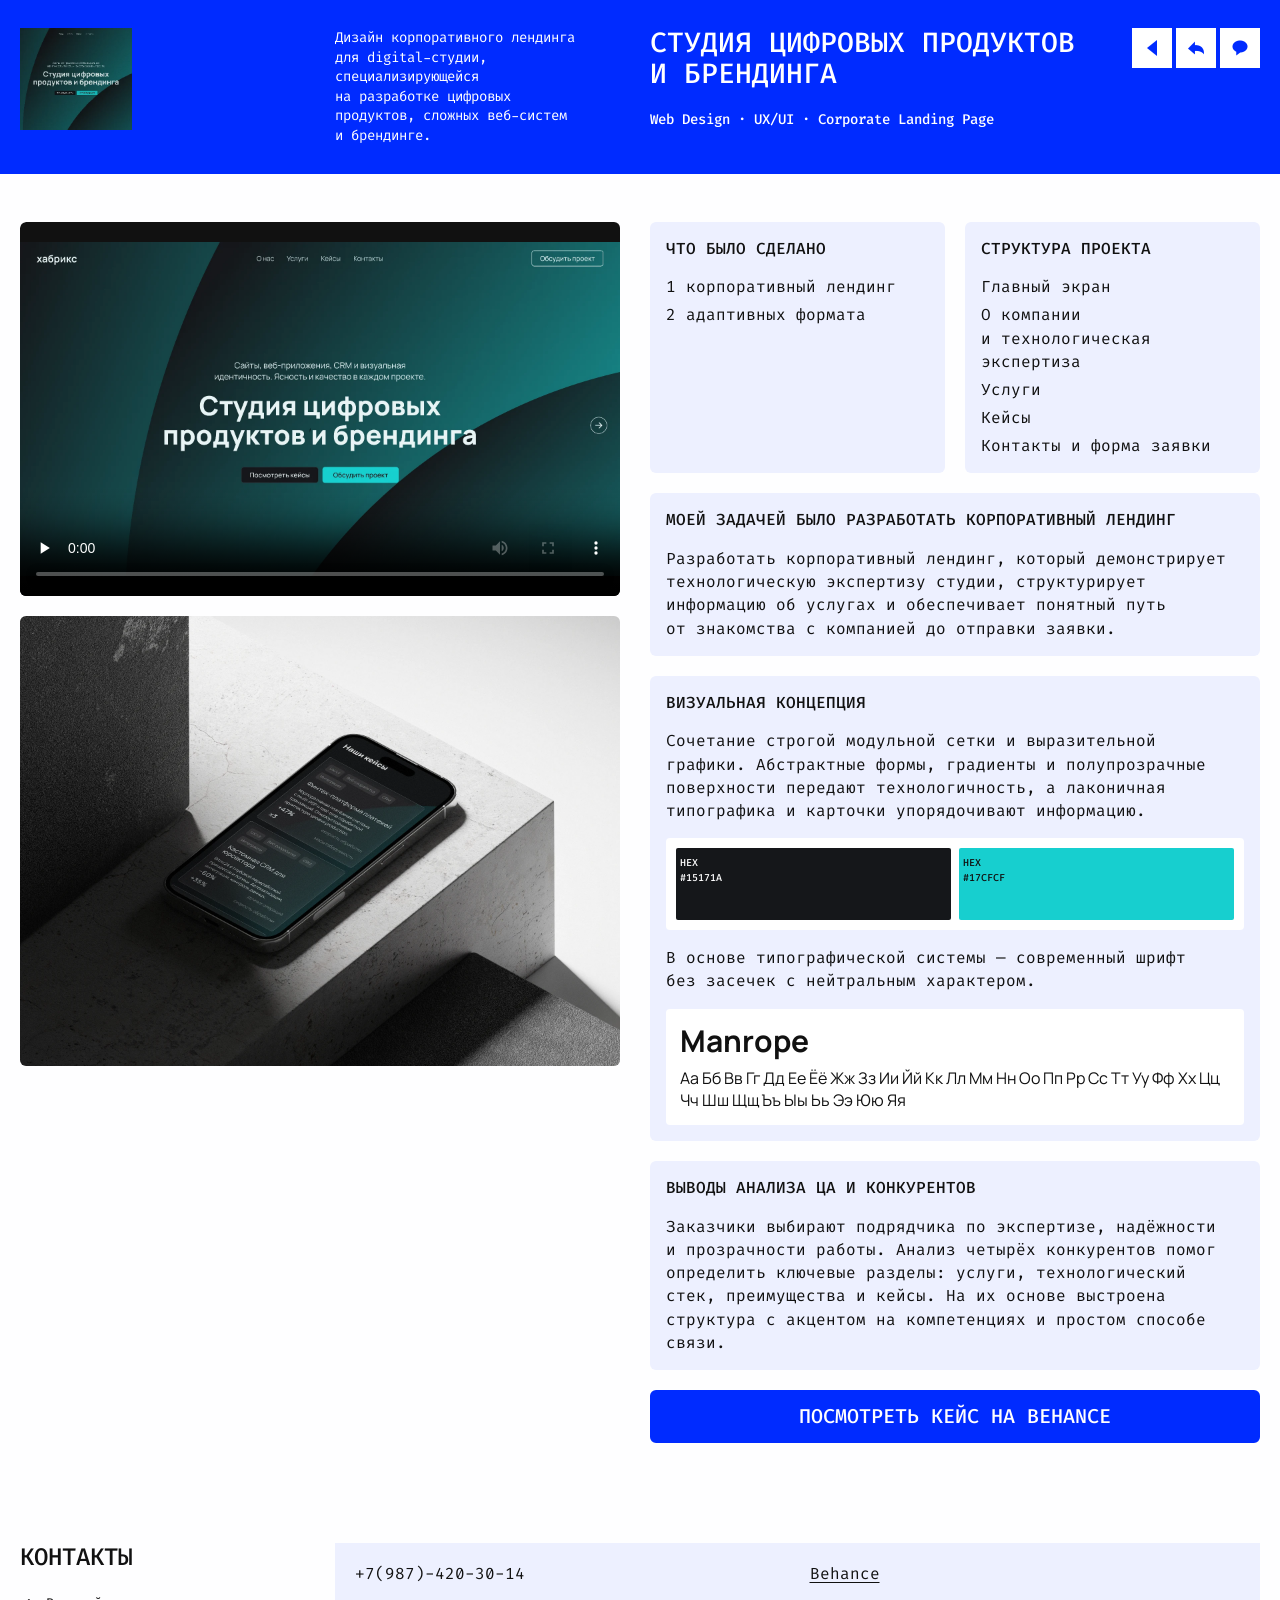
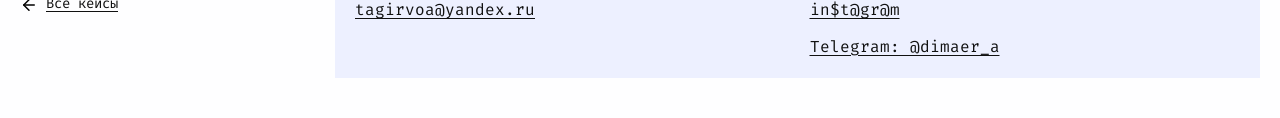
<file: cases/habrix.html>
<!doctype html>
<html lang="ru">
  <head>
    <meta charset="UTF-8" />
    <meta name="viewport" content="width=device-width, initial-scale=1.0" />
    <meta
      name="description"
      content="Habrix. Дизайн корпоративного лендинга для digital-студии, специализирующейся на разработке цифровых продуктов, сложных веб-систем и брендинге."
    />
    <title>Habrix | Алсу Тагирова</title>
    <link rel="canonical" href="https://www.dimaer.ru/cases/habrix.html" />
    <link
      rel="icon"
      type="image/svg+xml"
      sizes="any"
      href="../favicon.svg?v=2"
    />
    <link
      rel="icon"
      type="image/png"
      sizes="32x32"
      href="../favicon-32.png?v=2"
    />
    <link rel="shortcut icon" href="../favicon.ico?v=2" />
    <link
      rel="apple-touch-icon"
      sizes="180x180"
      href="../apple-touch-icon.png?v=2"
    />
    <meta name="theme-color" content="#002bff" />
    <meta property="og:title" content="Habrix | Алсу Тагирова" />
    <meta
      property="og:description"
      content="Дизайн корпоративного лендинга для digital-студии, специализирующейся на разработке цифровых продуктов, сложных веб-систем и брендинге."
    />
    <meta
      property="og:image"
      content="https://cdn.jsdelivr.net/gh/tagir20040302-dotcom/dimaer@main/assets/habrix/poster.webp"
    />
    <meta property="og:type" content="article" />
    <link rel="preconnect" href="https://fonts.googleapis.com" />
    <link rel="preconnect" href="https://fonts.gstatic.com" crossorigin="" />
    <link
      href="https://fonts.googleapis.com/css2?family=Fira+Code:wght@300;400;500&family=Manrope:wght@400;600&family=Inter:wght@400;600&family=Roboto+Condensed:wght@400;600&display=swap"
      rel="stylesheet"
    />
    <link rel="stylesheet" href="../styles.css" />
    <link rel="stylesheet" href="../case.css?v=8" />
    <script src="../case.js?v=11" defer></script>
  </head>
  <body data-project-name="Habrix" class="project-page">
    <header class="case-header">
      <img
        class="case-cover case-cover-project"
        src="../assets/habrix/cover.webp"
        alt="Habrix — фрагмент проекта"
        width="324"
        height="296"
      />
      <p class="case-intro">
        Дизайн корпоративного лендинга для&#160;digital-студии,
        специализирующейся на&#160;разработке цифровых продуктов, сложных
        веб-систем и&#160;брендинге.
      </p>
      <div class="case-heading">
        <h1>Студия цифровых продуктов и&#160;брендинга</h1>
        <p>Web Design · UX/UI · Corporate Landing Page</p>
      </div>
      <nav class="case-navigation" aria-label="Навигация по кейсу">
        <a
          class="case-icon"
          href="../index.html"
          aria-label="Вернуться на главную страницу"
          title="Вернуться на главную страницу"
        >
          <img
            class="case-nav-symbol"
            src="../assets/icons/home-project.png"
            alt=""
            width="40"
            height="40"
          />
        </a>
        <button
          class="case-icon"
          type="button"
          data-open-share=""
          aria-label="Поделиться проектом"
          title="Поделиться проектом"
          aria-haspopup="dialog"
          aria-controls="case-share"
        >
          <img
            class="case-nav-symbol"
            src="../assets/icons/share-project.png"
            alt=""
            width="40"
            height="40"
          />
        </button>
        <a
          class="case-icon"
          href="https://t.me/dimaer_a"
          target="_blank"
          rel="noopener noreferrer"
          aria-label="Связаться в Telegram"
          title="Связаться в Telegram"
        >
          <img
            class="case-nav-symbol"
            src="../assets/icons/message-project.png"
            alt=""
            width="40"
            height="40"
          />
        </a>
      </nav>
    </header>

    <main class="case-main">
      <div class="case-layout">
        <section
          class="case-gallery"
          tabindex="0"
          aria-label="Изображения проекта Habrix"
        >
          <div class="case-gallery-content">
            <div
              data-video-src="../assets/habrix/walkthrough-web.mp4"
              data-case-video=""
              style="aspect-ratio: 1920 / 1198"
              class="case-film"
            >
              <video src="../assets/habrix/walkthrough-web.mp4" poster="../assets/habrix/poster.webp" playsinline controls preload="none" aria-label="Видеообзор проекта Habrix"></video>
            </div>
            <button
              aria-label="Открыть изображение: Habrix — макет 1"
              data-image-title="Habrix — макет 1"
              class="case-image-button"
              type="button"
            >
              <img
                loading="lazy"
                height="1350"
                width="1800"
                alt="Habrix — макет 1"
                src="../assets/habrix/image-1.webp"
              /></button
            ><button
              aria-label="Открыть изображение: Habrix — макет 2"
              data-image-title="Habrix — макет 2"
              class="case-image-button"
              type="button"
            >
              <img
                loading="lazy"
                height="1200"
                width="1800"
                alt="Habrix — макет 2"
                src="../assets/habrix/image-2.webp"
              /></button
            ><button
              aria-label="Открыть изображение: Habrix — макет 3"
              data-image-title="Habrix — макет 3"
              class="case-image-button"
              type="button"
            >
              <img
                loading="lazy"
                height="1200"
                width="1800"
                alt="Habrix — макет 3"
                src="../assets/habrix/image-3.webp"
              /></button
            ><button
              aria-label="Открыть изображение: Habrix — макет 4"
              data-image-title="Habrix — макет 4"
              class="case-image-button"
              type="button"
            >
              <img
                loading="lazy"
                height="1200"
                width="1800"
                alt="Habrix — макет 4"
                src="../assets/habrix/image-4.webp"
              />
            </button>
          </div>
        </section>

        <div class="case-details">
          <div class="case-facts">
            <section aria-labelledby="case-result" class="case-panel">
              <h2 id="case-result">Что было сделано</h2>
              <ul>
                <li>1&#160;корпоративный лендинг</li>
                <li>2 адаптивных формата</li>
              </ul>
            </section>
            <section aria-labelledby="case-structure" class="case-panel">
              <h2 id="case-structure">Структура проекта</h2>
              <ul>
                <li>Главный экран</li>
                <li>О&#160;компании и&#160;технологическая экспертиза</li>
                <li>Услуги</li>
                <li>Кейсы</li>
                <li>Контакты и&#160;форма заявки</li>
              </ul>
            </section>
          </div>
          <section aria-labelledby="case-task" class="case-panel">
            <h2 id="case-task">
              Моей задачей было разработать корпоративный лендинг
            </h2>
            <p>
              Разработать корпоративный лендинг, который демонстрирует
              технологическую экспертизу студии, структурирует информацию
              об&#160;услугах и&#160;обеспечивает понятный путь
              от&#160;знакомства с&#160;компанией до&#160;отправки заявки.
            </p>
          </section>
          <section aria-labelledby="case-identity" class="case-panel">
            <h2 id="case-identity">Визуальная концепция</h2>
            <p>
              Сочетание строгой модульной сетки и&#160;выразительной графики.
              Абстрактные формы, градиенты и&#160;полупрозрачные поверхности
              передают технологичность, а&#160;лаконичная типографика
              и&#160;карточки упорядочивают информацию.
            </p>
            <ul
              style="grid-template-columns: repeat(2, minmax(0, 1fr))"
              aria-label="Цветовая палитра проекта"
              class="case-palette"
            >
              <li style="--swatch: #15171a; --swatch-ink: #ffffff">
                <span>HEX</span>#15171A
              </li>
              <li style="--swatch: #17cfcf; --swatch-ink: #111111">
                <span>HEX</span>#17CFCF
              </li>
            </ul>
            <p>
              В&#160;основе типографической системы — современный шрифт
              без&#160;засечек с&#160;нейтральным характером.
            </p>
            <div
              style="grid-template-columns: repeat(1, minmax(0, 1fr))"
              class="case-type-pair"
            >
              <div style="font-family: &quot;Manrope&quot;, sans-serif">
                <h3>Manrope</h3>
                <p>
                  Аа Бб Вв Гг Дд Ее Ёё Жж Зз Ии Йй Кк Лл Мм Нн Оо Пп Рр Сс Тт Уу
                  Фф Хх Цц Чч Шш Щщ Ъъ Ыы Ьь Ээ Юю Яя
                </p>
              </div>
            </div>
          </section>
          <section aria-labelledby="case-research" class="case-panel">
            <h2 id="case-research">Выводы анализа ЦА и&#160;конкурентов</h2>
            <p>
              Заказчики выбирают подрядчика по&#160;экспертизе, надёжности
              и&#160;прозрачности работы. Анализ четырёх конкурентов помог
              определить ключевые разделы: услуги, технологический стек,
              преимущества и&#160;кейсы. На&#160;их основе выстроена структура
              с&#160;акцентом на&#160;компетенциях и&#160;простом способе связи.
            </p>
          </section>
          <a
            rel="noopener noreferrer"
            target="_blank"
            href="https://www.behance.net/gallery/247917257/Website-for-digital-product-studio-HABRIX"
            class="case-behance"
            >Посмотреть кейс на&#160;Behance</a
          >
        </div>
      </div>

      <footer class="case-footer" aria-labelledby="case-contacts-title">
        <div class="case-footer-heading">
          <h2 id="case-contacts-title">Контакты</h2>
          <a
            class="case-back-link"
            href="../index.html#cases"
            aria-label="Вернуться к кейсам"
            ><img
              src="../assets/icons/arrow-left.svg"
              alt=""
              width="18"
              height="18"
            />Все кейсы</a
          >
        </div>
        <address class="case-contact-panel">
          <div>
            <button
              class="case-copy-phone"
              type="button"
              data-copy-phone="+79874203014"
              aria-label="Скопировать номер телефона"
            >
              +7(987)-420-30-14
            </button>
            <span
              class="case-copy-status"
              data-copy-status=""
              role="status"
            ></span>
            <a href="mailto:tagirvoa@yandex.ru">tagirvoa@yandex.ru</a>
          </div>
          <div>
            <a
              href="https://www.behance.net/c65c2e5c"
              target="_blank"
              rel="noopener noreferrer"
              >Behance</a
            >
            <a
              href="https://www.instagram.com/dimaer_/"
              target="_blank"
              rel="noopener noreferrer"
              >in$t@gr@m</a
            >
            <a
              href="https://t.me/dimaer_a"
              target="_blank"
              rel="noopener noreferrer"
              >Telegram: @dimaer_a</a
            >
          </div>
        </address>
      </footer>
    </main>

    <dialog
      class="case-share"
      id="case-share"
      aria-labelledby="case-share-title"
      aria-describedby="case-share-description"
    >
      <div class="case-share-topbar">
        <button
          class="case-share-close"
          type="button"
          data-close-share=""
          aria-label="Закрыть окно «Поделиться»"
          title="Закрыть окно"
        >
          <span aria-hidden="true"></span>
        </button>
      </div>
      <a
        class="case-share-url"
        data-share-url=""
        href="https://www.dimaer.ru/cases/habrix.html"
        >https://www.dimaer.ru/cases/habrix.html</a
      >
      <img
        class="case-share-preview"
        src="../assets/habrix/poster.webp"
        alt="Превью проекта Habrix"
        width="1800"
        height="1002"
        loading="lazy"
      />
      <p class="case-share-meta">
        <span>Habrix</span><span>Веб-дизайн · UI/UX</span>
      </p>
      <h2 id="case-share-title">Хотите поделиться<br />моим проектом?</h2>
      <p class="case-share-description" id="case-share-description">
        Отправьте его друзьям или поделитесь с&#160;теми, кому он&#160;может
        быть интересен.
      </p>
      <div class="case-share-channels">
        <h3>Поделиться через</h3>
        <div class="case-share-options">
          <a
            data-share-telegram=""
            href="https://t.me/share/url?url=https%3A%2F%2Fwww.dimaer.ru%2Fcases%2Fhabrix.html&text=Habrix.+%D0%94%D0%B8%D0%B7%D0%B0%D0%B9%D0%BD+%D0%BA%D0%BE%D1%80%D0%BF%D0%BE%D1%80%D0%B0%D1%82%D0%B8%D0%B2%D0%BD%D0%BE%D0%B3%D0%BE+%D0%BB%D0%B5%D0%BD%D0%B4%D0%B8%D0%BD%D0%B3%D0%B0+%D0%B4%D0%BB%D1%8F+digital-%D1%81%D1%82%D1%83%D0%B4%D0%B8%D0%B8%2C+%D1%81%D0%BF%D0%B5%D1%86%D0%B8%D0%B0%D0%BB%D0%B8%D0%B7%D0%B8%D1%80%D1%83%D1%8E%D1%89%D0%B5%D0%B9%D1%81%D1%8F+%D0%BD%D0%B0+%D1%80%D0%B0%D0%B7%D1%80%D0%B0%D0%B1%D0%BE%D1%82%D0%BA%D0%B5+%D1%86%D0%B8%D1%84%D1%80%D0%BE%D0%B2%D1%8B%D1%85+%D0%BF%D1%80%D0%BE%D0%B4%D1%83%D0%BA%D1%82%D0%BE%D0%B2%2C+%D1%81%D0%BB%D0%BE%D0%B6%D0%BD%D1%8B%D1%85+%D0%B2%D0%B5%D0%B1-%D1%81%D0%B8%D1%81%D1%82%D0%B5%D0%BC+%D0%B8+%D0%B1%D1%80%D0%B5%D0%BD%D0%B4%D0%B8%D0%BD%D0%B3%D0%B5."
            target="_blank"
            rel="noopener noreferrer"
            aria-label="Поделиться проектом в Telegram"
            ><img
              src="../assets/icons/telegram.svg"
              alt=""
              width="40"
              height="40"
            />Telegram</a
          >
          <button
            data-share-instagram=""
            type="button"
            aria-label="Поделиться проектом в Instagram"
          >
            <img
              src="../assets/icons/instagram.svg"
              alt=""
              width="40"
              height="40"
            />Instagram
          </button>
          <a
            data-share-whatsapp=""
            href="https://wa.me/?text=Habrix.+%D0%94%D0%B8%D0%B7%D0%B0%D0%B9%D0%BD+%D0%BA%D0%BE%D1%80%D0%BF%D0%BE%D1%80%D0%B0%D1%82%D0%B8%D0%B2%D0%BD%D0%BE%D0%B3%D0%BE+%D0%BB%D0%B5%D0%BD%D0%B4%D0%B8%D0%BD%D0%B3%D0%B0+%D0%B4%D0%BB%D1%8F+digital-%D1%81%D1%82%D1%83%D0%B4%D0%B8%D0%B8%2C+%D1%81%D0%BF%D0%B5%D1%86%D0%B8%D0%B0%D0%BB%D0%B8%D0%B7%D0%B8%D1%80%D1%83%D1%8E%D1%89%D0%B5%D0%B9%D1%81%D1%8F+%D0%BD%D0%B0+%D1%80%D0%B0%D0%B7%D1%80%D0%B0%D0%B1%D0%BE%D1%82%D0%BA%D0%B5+%D1%86%D0%B8%D1%84%D1%80%D0%BE%D0%B2%D1%8B%D1%85+%D0%BF%D1%80%D0%BE%D0%B4%D1%83%D0%BA%D1%82%D0%BE%D0%B2%2C+%D1%81%D0%BB%D0%BE%D0%B6%D0%BD%D1%8B%D1%85+%D0%B2%D0%B5%D0%B1-%D1%81%D0%B8%D1%81%D1%82%D0%B5%D0%BC+%D0%B8+%D0%B1%D1%80%D0%B5%D0%BD%D0%B4%D0%B8%D0%BD%D0%B3%D0%B5.%0Ahttps%3A%2F%2Fwww.dimaer.ru%2Fcases%2Fhabrix.html"
            target="_blank"
            rel="noopener noreferrer"
            aria-label="Поделиться проектом в WhatsApp"
            ><img
              src="../assets/icons/whatsapp.svg"
              alt=""
              width="40"
              height="40"
            />WhatsApp</a
          >
          <a
            data-share-mail=""
            href="mailto:?subject=Habrix&body=Habrix.%20%D0%94%D0%B8%D0%B7%D0%B0%D0%B9%D0%BD%20%D0%BA%D0%BE%D1%80%D0%BF%D0%BE%D1%80%D0%B0%D1%82%D0%B8%D0%B2%D0%BD%D0%BE%D0%B3%D0%BE%20%D0%BB%D0%B5%D0%BD%D0%B4%D0%B8%D0%BD%D0%B3%D0%B0%20%D0%B4%D0%BB%D1%8F%20digital-%D1%81%D1%82%D1%83%D0%B4%D0%B8%D0%B8%2C%20%D1%81%D0%BF%D0%B5%D1%86%D0%B8%D0%B0%D0%BB%D0%B8%D0%B7%D0%B8%D1%80%D1%83%D1%8E%D1%89%D0%B5%D0%B9%D1%81%D1%8F%20%D0%BD%D0%B0%20%D1%80%D0%B0%D0%B7%D1%80%D0%B0%D0%B1%D0%BE%D1%82%D0%BA%D0%B5%20%D1%86%D0%B8%D1%84%D1%80%D0%BE%D0%B2%D1%8B%D1%85%20%D0%BF%D1%80%D0%BE%D0%B4%D1%83%D0%BA%D1%82%D0%BE%D0%B2%2C%20%D1%81%D0%BB%D0%BE%D0%B6%D0%BD%D1%8B%D1%85%20%D0%B2%D0%B5%D0%B1-%D1%81%D0%B8%D1%81%D1%82%D0%B5%D0%BC%20%D0%B8%20%D0%B1%D1%80%D0%B5%D0%BD%D0%B4%D0%B8%D0%BD%D0%B3%D0%B5.%0A%0Ahttps%3A%2F%2Fwww.dimaer.ru%2Fcases%2Fhabrix.html"
            aria-label="Поделиться проектом по почте"
            ><img
              src="../assets/icons/mail.svg"
              alt=""
              width="40"
              height="40"
            />Почта</a
          >
        </div>
      </div>
      <button class="case-share-copy" type="button" data-copy-share="">
        <span aria-hidden="true"></span
        ><span data-copy-share-label="">Копировать ссылку</span>
      </button>
      <p class="case-share-status" data-share-status="" role="status"></p>
    </dialog>

    <dialog class="case-lightbox" aria-labelledby="case-image-title">
      <div class="case-lightbox-bar">
        <h2 id="case-image-title"></h2>
        <button
          class="case-icon"
          type="button"
          data-close-lightbox=""
          aria-label="Закрыть изображение"
          title="Закрыть изображение"
        >
          <img src="../assets/icons/x.svg" alt="" width="20" height="20" />
        </button>
      </div>
      <img class="case-lightbox-image" alt="" />
    </dialog>
  </body>
</html>
</file>
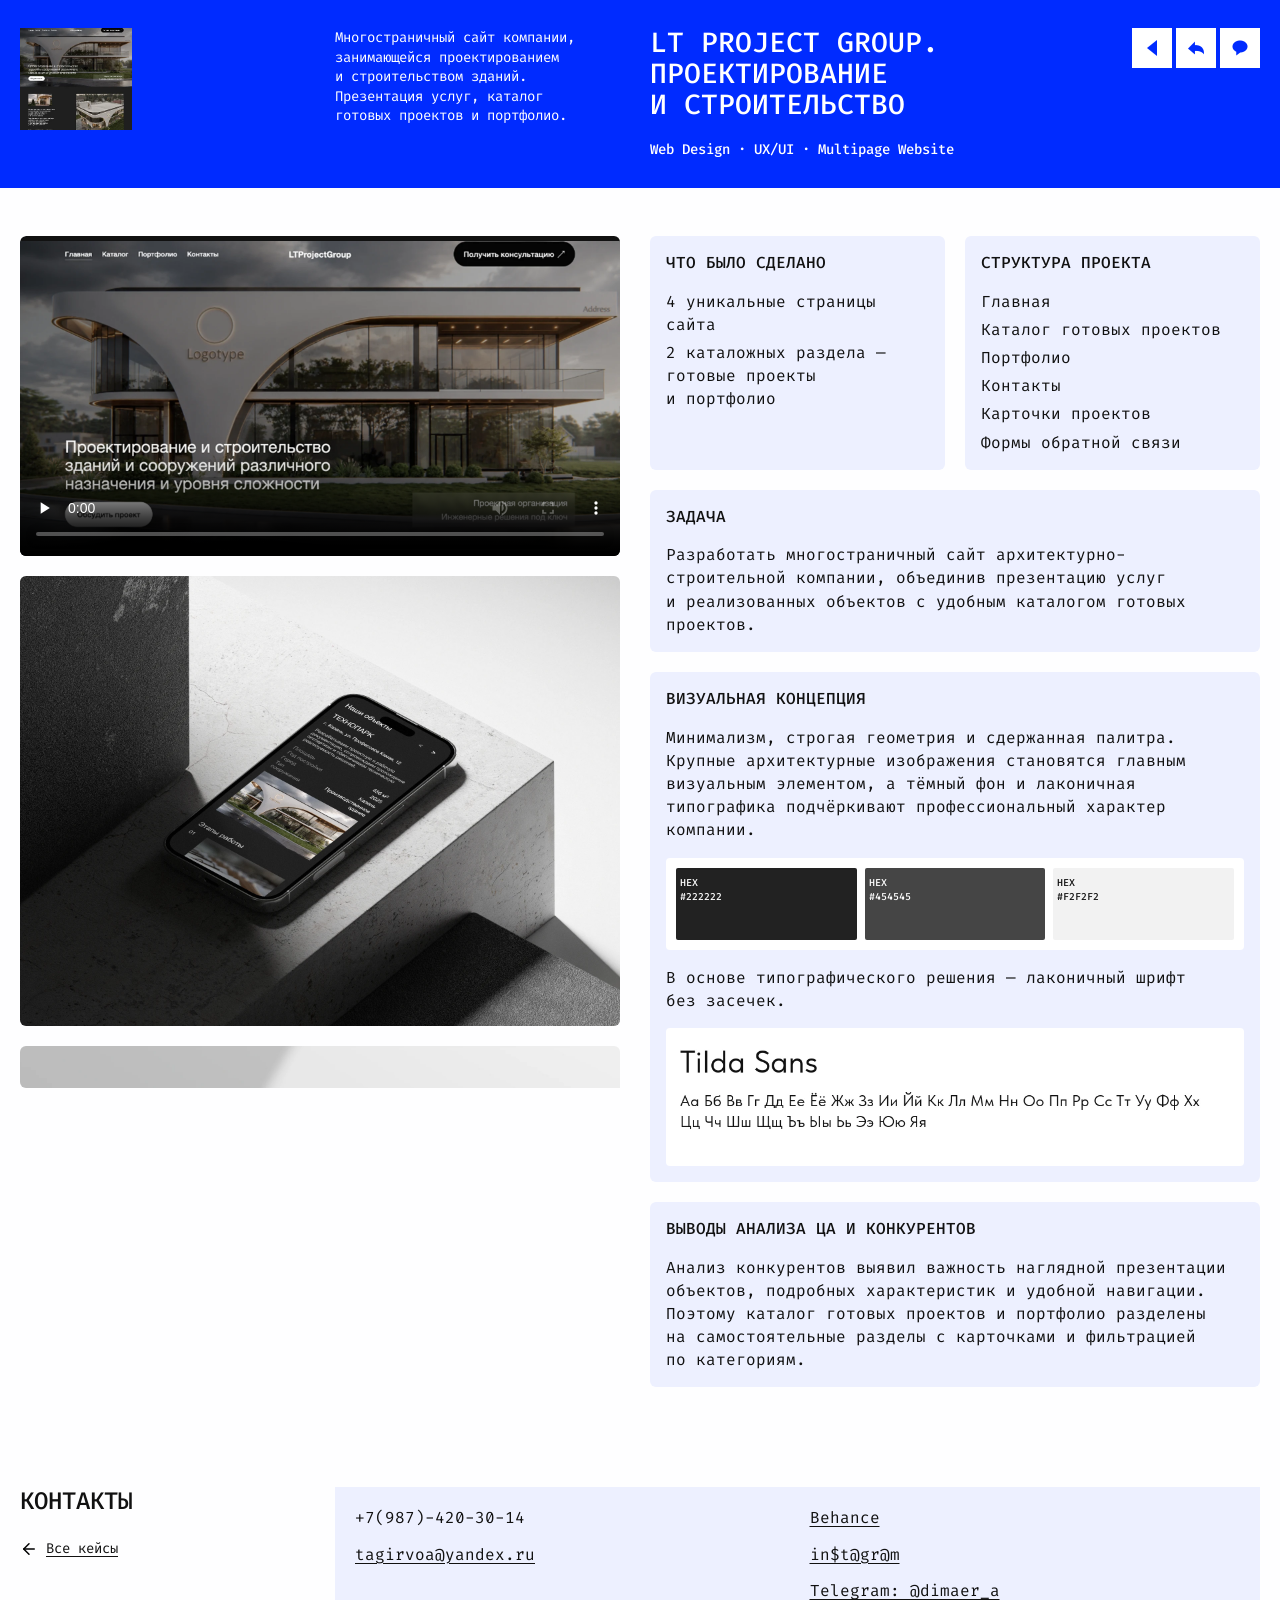
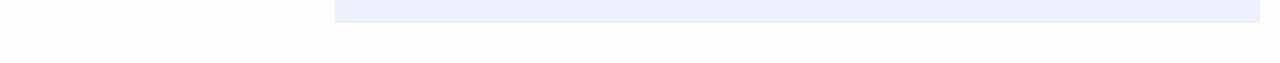
<file: cases/lt-project-group.html>
<!doctype html>
<html lang="ru">
  <head>
    <meta charset="UTF-8" />
    <meta name="viewport" content="width=device-width, initial-scale=1.0" />
    <meta
      name="description"
      content="LT Project Group. Многостраничный сайт компании, занимающейся проектированием и строительством зданий. Презентация услуг, каталог готовых проектов и портфолио."
    />
    <title>LT Project Group | Алсу Тагирова</title>
    <link
      rel="canonical"
      href="https://www.dimaer.ru/cases/lt-project-group.html"
    />
    <link
      rel="icon"
      type="image/svg+xml"
      sizes="any"
      href="../favicon.svg?v=2"
    />
    <link
      rel="icon"
      type="image/png"
      sizes="32x32"
      href="../favicon-32.png?v=2"
    />
    <link rel="shortcut icon" href="../favicon.ico?v=2" />
    <link
      rel="apple-touch-icon"
      sizes="180x180"
      href="../apple-touch-icon.png?v=2"
    />
    <meta name="theme-color" content="#002bff" />
    <meta property="og:title" content="LT Project Group | Алсу Тагирова" />
    <meta
      property="og:description"
      content="Многостраничный сайт компании, занимающейся проектированием и строительством зданий. Презентация услуг, каталог готовых проектов и портфолио."
    />
    <meta
      property="og:image"
      content="https://cdn.jsdelivr.net/gh/tagir20040302-dotcom/dimaer@main/assets/lt-project-group/poster.webp"
    />
    <meta property="og:type" content="article" />
    <link rel="preconnect" href="https://fonts.googleapis.com" />
    <link rel="preconnect" href="https://fonts.gstatic.com" crossorigin="" />
    <link
      href="https://fonts.googleapis.com/css2?family=Fira+Code:wght@300;400;500&family=Manrope:wght@400;600&family=Inter:wght@400;600&family=Roboto+Condensed:wght@400;600&display=swap"
      rel="stylesheet"
    />
    <link rel="stylesheet" href="../styles.css" />
    <link rel="stylesheet" href="../case.css?v=8" />
    <script src="../case.js?v=11" defer></script>
  </head>
  <body data-project-name="LT Project Group" class="project-page">
    <header class="case-header">
      <img
        class="case-cover case-cover-project"
        src="../assets/lt-project-group/cover.webp"
        alt="LT Project Group — фрагмент проекта"
        width="324"
        height="296"
      />
      <p class="case-intro">
        Многостраничный сайт компании, занимающейся проектированием
        и&#160;строительством зданий. Презентация услуг, каталог готовых
        проектов и&#160;портфолио.
      </p>
      <div class="case-heading">
        <h1>LT PROJECT GROUP. Проектирование и&#160;строительство</h1>
        <p>Web Design · UX/UI · Multipage Website</p>
      </div>
      <nav class="case-navigation" aria-label="Навигация по кейсу">
        <a
          class="case-icon"
          href="../index.html"
          aria-label="Вернуться на главную страницу"
          title="Вернуться на главную страницу"
        >
          <img
            class="case-nav-symbol"
            src="../assets/icons/home-project.png"
            alt=""
            width="40"
            height="40"
          />
        </a>
        <button
          class="case-icon"
          type="button"
          data-open-share=""
          aria-label="Поделиться проектом"
          title="Поделиться проектом"
          aria-haspopup="dialog"
          aria-controls="case-share"
        >
          <img
            class="case-nav-symbol"
            src="../assets/icons/share-project.png"
            alt=""
            width="40"
            height="40"
          />
        </button>
        <a
          class="case-icon"
          href="https://t.me/dimaer_a"
          target="_blank"
          rel="noopener noreferrer"
          aria-label="Связаться в Telegram"
          title="Связаться в Telegram"
        >
          <img
            class="case-nav-symbol"
            src="../assets/icons/message-project.png"
            alt=""
            width="40"
            height="40"
          />
        </a>
      </nav>
    </header>

    <main class="case-main">
      <div class="case-layout">
        <section
          class="case-gallery"
          tabindex="0"
          aria-label="Изображения проекта LT Project Group"
        >
          <div class="case-gallery-content">
            <div
              data-video-src="../assets/lt-project-group/walkthrough-web.mp4"
              data-case-video=""
              style="aspect-ratio: 1920 / 1024"
              class="case-film"
            >
              <video src="../assets/lt-project-group/walkthrough-web.mp4" poster="../assets/lt-project-group/poster.webp" playsinline controls preload="none" aria-label="Видеообзор проекта LT Project Group"></video>
            </div>
            <button
              aria-label="Открыть изображение: LT Project Group — макет 1"
              data-image-title="LT Project Group — макет 1"
              class="case-image-button"
              type="button"
            >
              <img
                loading="lazy"
                height="1350"
                width="1800"
                alt="LT Project Group — макет 1"
                src="../assets/lt-project-group/image-1.webp"
              /></button
            ><button
              aria-label="Открыть изображение: LT Project Group — макет 2"
              data-image-title="LT Project Group — макет 2"
              class="case-image-button"
              type="button"
            >
              <img
                loading="lazy"
                height="1200"
                width="1800"
                alt="LT Project Group — макет 2"
                src="../assets/lt-project-group/image-2.webp"
              /></button
            ><button
              aria-label="Открыть изображение: LT Project Group — макет 3"
              data-image-title="LT Project Group — макет 3"
              class="case-image-button"
              type="button"
            >
              <img
                loading="lazy"
                height="1200"
                width="1800"
                alt="LT Project Group — макет 3"
                src="../assets/lt-project-group/image-3.webp"
              /></button
            ><button
              aria-label="Открыть изображение: LT Project Group — макет 4"
              data-image-title="LT Project Group — макет 4"
              class="case-image-button"
              type="button"
            >
              <img
                loading="lazy"
                height="1200"
                width="1800"
                alt="LT Project Group — макет 4"
                src="../assets/lt-project-group/image-4.webp"
              />
            </button>
          </div>
        </section>

        <div class="case-details">
          <div class="case-facts">
            <section aria-labelledby="case-result" class="case-panel">
              <h2 id="case-result">Что было сделано</h2>
              <ul>
                <li>4 уникальные страницы сайта</li>
                <li>2 каталожных раздела — готовые проекты и&#160;портфолио</li>
              </ul>
            </section>
            <section aria-labelledby="case-structure" class="case-panel">
              <h2 id="case-structure">Структура проекта</h2>
              <ul>
                <li>Главная</li>
                <li>Каталог готовых проектов</li>
                <li>Портфолио</li>
                <li>Контакты</li>
                <li>Карточки проектов</li>
                <li>Формы обратной связи</li>
              </ul>
            </section>
          </div>
          <section aria-labelledby="case-task" class="case-panel">
            <h2 id="case-task">Задача</h2>
            <p>
              Разработать многостраничный сайт архитектурно-строительной
              компании, объединив презентацию услуг и&#160;реализованных
              объектов с&#160;удобным каталогом готовых проектов.
            </p>
          </section>
          <section aria-labelledby="case-identity" class="case-panel">
            <h2 id="case-identity">Визуальная концепция</h2>
            <p>
              Минимализм, строгая геометрия и&#160;сдержанная палитра. Крупные
              архитектурные изображения становятся главным визуальным элементом,
              а&#160;тёмный фон и&#160;лаконичная типографика подчёркивают
              профессиональный характер компании.
            </p>
            <ul
              style="grid-template-columns: repeat(3, minmax(0, 1fr))"
              aria-label="Цветовая палитра проекта"
              class="case-palette"
            >
              <li style="--swatch: #222222; --swatch-ink: #ffffff">
                <span>HEX</span>#222222
              </li>
              <li style="--swatch: #454545; --swatch-ink: #ffffff">
                <span>HEX</span>#454545
              </li>
              <li style="--swatch: #f2f2f2; --swatch-ink: #111111">
                <span>HEX</span>#F2F2F2
              </li>
            </ul>
            <p>
              В&#160;основе типографического решения — лаконичный шрифт
              без&#160;засечек.
            </p>
            <div
              style="grid-template-columns: repeat(1, minmax(0, 1fr))"
              class="case-type-pair"
            >
              <img
                height="180"
                width="900"
                alt="Tilda Sans — образец кириллического алфавита"
                src="../assets/lt-project-group/font-specimen.webp"
                class="case-font-specimen"
              />
            </div>
          </section>
          <section aria-labelledby="case-research" class="case-panel">
            <h2 id="case-research">Выводы анализа ЦА и&#160;конкурентов</h2>
            <p>
              Анализ конкурентов выявил важность наглядной презентации объектов,
              подробных характеристик и&#160;удобной навигации. Поэтому каталог
              готовых проектов и&#160;портфолио разделены
              на&#160;самостоятельные разделы с&#160;карточками
              и&#160;фильтрацией по&#160;категориям.
            </p>
          </section>
        </div>
      </div>

      <footer class="case-footer" aria-labelledby="case-contacts-title">
        <div class="case-footer-heading">
          <h2 id="case-contacts-title">Контакты</h2>
          <a
            class="case-back-link"
            href="../index.html#cases"
            aria-label="Вернуться к кейсам"
            ><img
              src="../assets/icons/arrow-left.svg"
              alt=""
              width="18"
              height="18"
            />Все кейсы</a
          >
        </div>
        <address class="case-contact-panel">
          <div>
            <button
              class="case-copy-phone"
              type="button"
              data-copy-phone="+79874203014"
              aria-label="Скопировать номер телефона"
            >
              +7(987)-420-30-14
            </button>
            <span
              class="case-copy-status"
              data-copy-status=""
              role="status"
            ></span>
            <a href="mailto:tagirvoa@yandex.ru">tagirvoa@yandex.ru</a>
          </div>
          <div>
            <a
              href="https://www.behance.net/c65c2e5c"
              target="_blank"
              rel="noopener noreferrer"
              >Behance</a
            >
            <a
              href="https://www.instagram.com/dimaer_/"
              target="_blank"
              rel="noopener noreferrer"
              >in$t@gr@m</a
            >
            <a
              href="https://t.me/dimaer_a"
              target="_blank"
              rel="noopener noreferrer"
              >Telegram: @dimaer_a</a
            >
          </div>
        </address>
      </footer>
    </main>

    <dialog
      class="case-share"
      id="case-share"
      aria-labelledby="case-share-title"
      aria-describedby="case-share-description"
    >
      <div class="case-share-topbar">
        <button
          class="case-share-close"
          type="button"
          data-close-share=""
          aria-label="Закрыть окно «Поделиться»"
          title="Закрыть окно"
        >
          <span aria-hidden="true"></span>
        </button>
      </div>
      <a
        class="case-share-url"
        data-share-url=""
        href="https://www.dimaer.ru/cases/lt-project-group.html"
        >https://www.dimaer.ru/cases/lt-project-group.html</a
      >
      <img
        class="case-share-preview"
        src="../assets/lt-project-group/poster.webp"
        alt="Превью проекта LT Project Group"
        width="1800"
        height="929"
        loading="lazy"
      />
      <p class="case-share-meta">
        <span>LT Project Group</span><span>Веб-дизайн · UI/UX</span>
      </p>
      <h2 id="case-share-title">Хотите поделиться<br />моим проектом?</h2>
      <p class="case-share-description" id="case-share-description">
        Отправьте его друзьям или поделитесь с&#160;теми, кому он&#160;может
        быть интересен.
      </p>
      <div class="case-share-channels">
        <h3>Поделиться через</h3>
        <div class="case-share-options">
          <a
            data-share-telegram=""
            href="https://t.me/share/url?url=https%3A%2F%2Fwww.dimaer.ru%2Fcases%2Flt-project-group.html&text=LT+Project+Group.+%D0%9C%D0%BD%D0%BE%D0%B3%D0%BE%D1%81%D1%82%D1%80%D0%B0%D0%BD%D0%B8%D1%87%D0%BD%D1%8B%D0%B9+%D1%81%D0%B0%D0%B9%D1%82+%D0%BA%D0%BE%D0%BC%D0%BF%D0%B0%D0%BD%D0%B8%D0%B8%2C+%D0%B7%D0%B0%D0%BD%D0%B8%D0%BC%D0%B0%D1%8E%D1%89%D0%B5%D0%B9%D1%81%D1%8F+%D0%BF%D1%80%D0%BE%D0%B5%D0%BA%D1%82%D0%B8%D1%80%D0%BE%D0%B2%D0%B0%D0%BD%D0%B8%D0%B5%D0%BC+%D0%B8+%D1%81%D1%82%D1%80%D0%BE%D0%B8%D1%82%D0%B5%D0%BB%D1%8C%D1%81%D1%82%D0%B2%D0%BE%D0%BC+%D0%B7%D0%B4%D0%B0%D0%BD%D0%B8%D0%B9.+%D0%9F%D1%80%D0%B5%D0%B7%D0%B5%D0%BD%D1%82%D0%B0%D1%86%D0%B8%D1%8F+%D1%83%D1%81%D0%BB%D1%83%D0%B3%2C+%D0%BA%D0%B0%D1%82%D0%B0%D0%BB%D0%BE%D0%B3+%D0%B3%D0%BE%D1%82%D0%BE%D0%B2%D1%8B%D1%85+%D0%BF%D1%80%D0%BE%D0%B5%D0%BA%D1%82%D0%BE%D0%B2+%D0%B8+%D0%BF%D0%BE%D1%80%D1%82%D1%84%D0%BE%D0%BB%D0%B8%D0%BE."
            target="_blank"
            rel="noopener noreferrer"
            aria-label="Поделиться проектом в Telegram"
            ><img
              src="../assets/icons/telegram.svg"
              alt=""
              width="40"
              height="40"
            />Telegram</a
          >
          <button
            data-share-instagram=""
            type="button"
            aria-label="Поделиться проектом в Instagram"
          >
            <img
              src="../assets/icons/instagram.svg"
              alt=""
              width="40"
              height="40"
            />Instagram
          </button>
          <a
            data-share-whatsapp=""
            href="https://wa.me/?text=LT+Project+Group.+%D0%9C%D0%BD%D0%BE%D0%B3%D0%BE%D1%81%D1%82%D1%80%D0%B0%D0%BD%D0%B8%D1%87%D0%BD%D1%8B%D0%B9+%D1%81%D0%B0%D0%B9%D1%82+%D0%BA%D0%BE%D0%BC%D0%BF%D0%B0%D0%BD%D0%B8%D0%B8%2C+%D0%B7%D0%B0%D0%BD%D0%B8%D0%BC%D0%B0%D1%8E%D1%89%D0%B5%D0%B9%D1%81%D1%8F+%D0%BF%D1%80%D0%BE%D0%B5%D0%BA%D1%82%D0%B8%D1%80%D0%BE%D0%B2%D0%B0%D0%BD%D0%B8%D0%B5%D0%BC+%D0%B8+%D1%81%D1%82%D1%80%D0%BE%D0%B8%D1%82%D0%B5%D0%BB%D1%8C%D1%81%D1%82%D0%B2%D0%BE%D0%BC+%D0%B7%D0%B4%D0%B0%D0%BD%D0%B8%D0%B9.+%D0%9F%D1%80%D0%B5%D0%B7%D0%B5%D0%BD%D1%82%D0%B0%D1%86%D0%B8%D1%8F+%D1%83%D1%81%D0%BB%D1%83%D0%B3%2C+%D0%BA%D0%B0%D1%82%D0%B0%D0%BB%D0%BE%D0%B3+%D0%B3%D0%BE%D1%82%D0%BE%D0%B2%D1%8B%D1%85+%D0%BF%D1%80%D0%BE%D0%B5%D0%BA%D1%82%D0%BE%D0%B2+%D0%B8+%D0%BF%D0%BE%D1%80%D1%82%D1%84%D0%BE%D0%BB%D0%B8%D0%BE.%0Ahttps%3A%2F%2Fwww.dimaer.ru%2Fcases%2Flt-project-group.html"
            target="_blank"
            rel="noopener noreferrer"
            aria-label="Поделиться проектом в WhatsApp"
            ><img
              src="../assets/icons/whatsapp.svg"
              alt=""
              width="40"
              height="40"
            />WhatsApp</a
          >
          <a
            data-share-mail=""
            href="mailto:?subject=LT%20Project%20Group&body=LT%20Project%20Group.%20%D0%9C%D0%BD%D0%BE%D0%B3%D0%BE%D1%81%D1%82%D1%80%D0%B0%D0%BD%D0%B8%D1%87%D0%BD%D1%8B%D0%B9%20%D1%81%D0%B0%D0%B9%D1%82%20%D0%BA%D0%BE%D0%BC%D0%BF%D0%B0%D0%BD%D0%B8%D0%B8%2C%20%D0%B7%D0%B0%D0%BD%D0%B8%D0%BC%D0%B0%D1%8E%D1%89%D0%B5%D0%B9%D1%81%D1%8F%20%D0%BF%D1%80%D0%BE%D0%B5%D0%BA%D1%82%D0%B8%D1%80%D0%BE%D0%B2%D0%B0%D0%BD%D0%B8%D0%B5%D0%BC%20%D0%B8%20%D1%81%D1%82%D1%80%D0%BE%D0%B8%D1%82%D0%B5%D0%BB%D1%8C%D1%81%D1%82%D0%B2%D0%BE%D0%BC%20%D0%B7%D0%B4%D0%B0%D0%BD%D0%B8%D0%B9.%20%D0%9F%D1%80%D0%B5%D0%B7%D0%B5%D0%BD%D1%82%D0%B0%D1%86%D0%B8%D1%8F%20%D1%83%D1%81%D0%BB%D1%83%D0%B3%2C%20%D0%BA%D0%B0%D1%82%D0%B0%D0%BB%D0%BE%D0%B3%20%D0%B3%D0%BE%D1%82%D0%BE%D0%B2%D1%8B%D1%85%20%D0%BF%D1%80%D0%BE%D0%B5%D0%BA%D1%82%D0%BE%D0%B2%20%D0%B8%20%D0%BF%D0%BE%D1%80%D1%82%D1%84%D0%BE%D0%BB%D0%B8%D0%BE.%0A%0Ahttps%3A%2F%2Fwww.dimaer.ru%2Fcases%2Flt-project-group.html"
            aria-label="Поделиться проектом по почте"
            ><img
              src="../assets/icons/mail.svg"
              alt=""
              width="40"
              height="40"
            />Почта</a
          >
        </div>
      </div>
      <button class="case-share-copy" type="button" data-copy-share="">
        <span aria-hidden="true"></span
        ><span data-copy-share-label="">Копировать ссылку</span>
      </button>
      <p class="case-share-status" data-share-status="" role="status"></p>
    </dialog>

    <dialog class="case-lightbox" aria-labelledby="case-image-title">
      <div class="case-lightbox-bar">
        <h2 id="case-image-title"></h2>
        <button
          class="case-icon"
          type="button"
          data-close-lightbox=""
          aria-label="Закрыть изображение"
          title="Закрыть изображение"
        >
          <img src="../assets/icons/x.svg" alt="" width="20" height="20" />
        </button>
      </div>
      <img class="case-lightbox-image" alt="" />
    </dialog>
  </body>
</html>
</file>
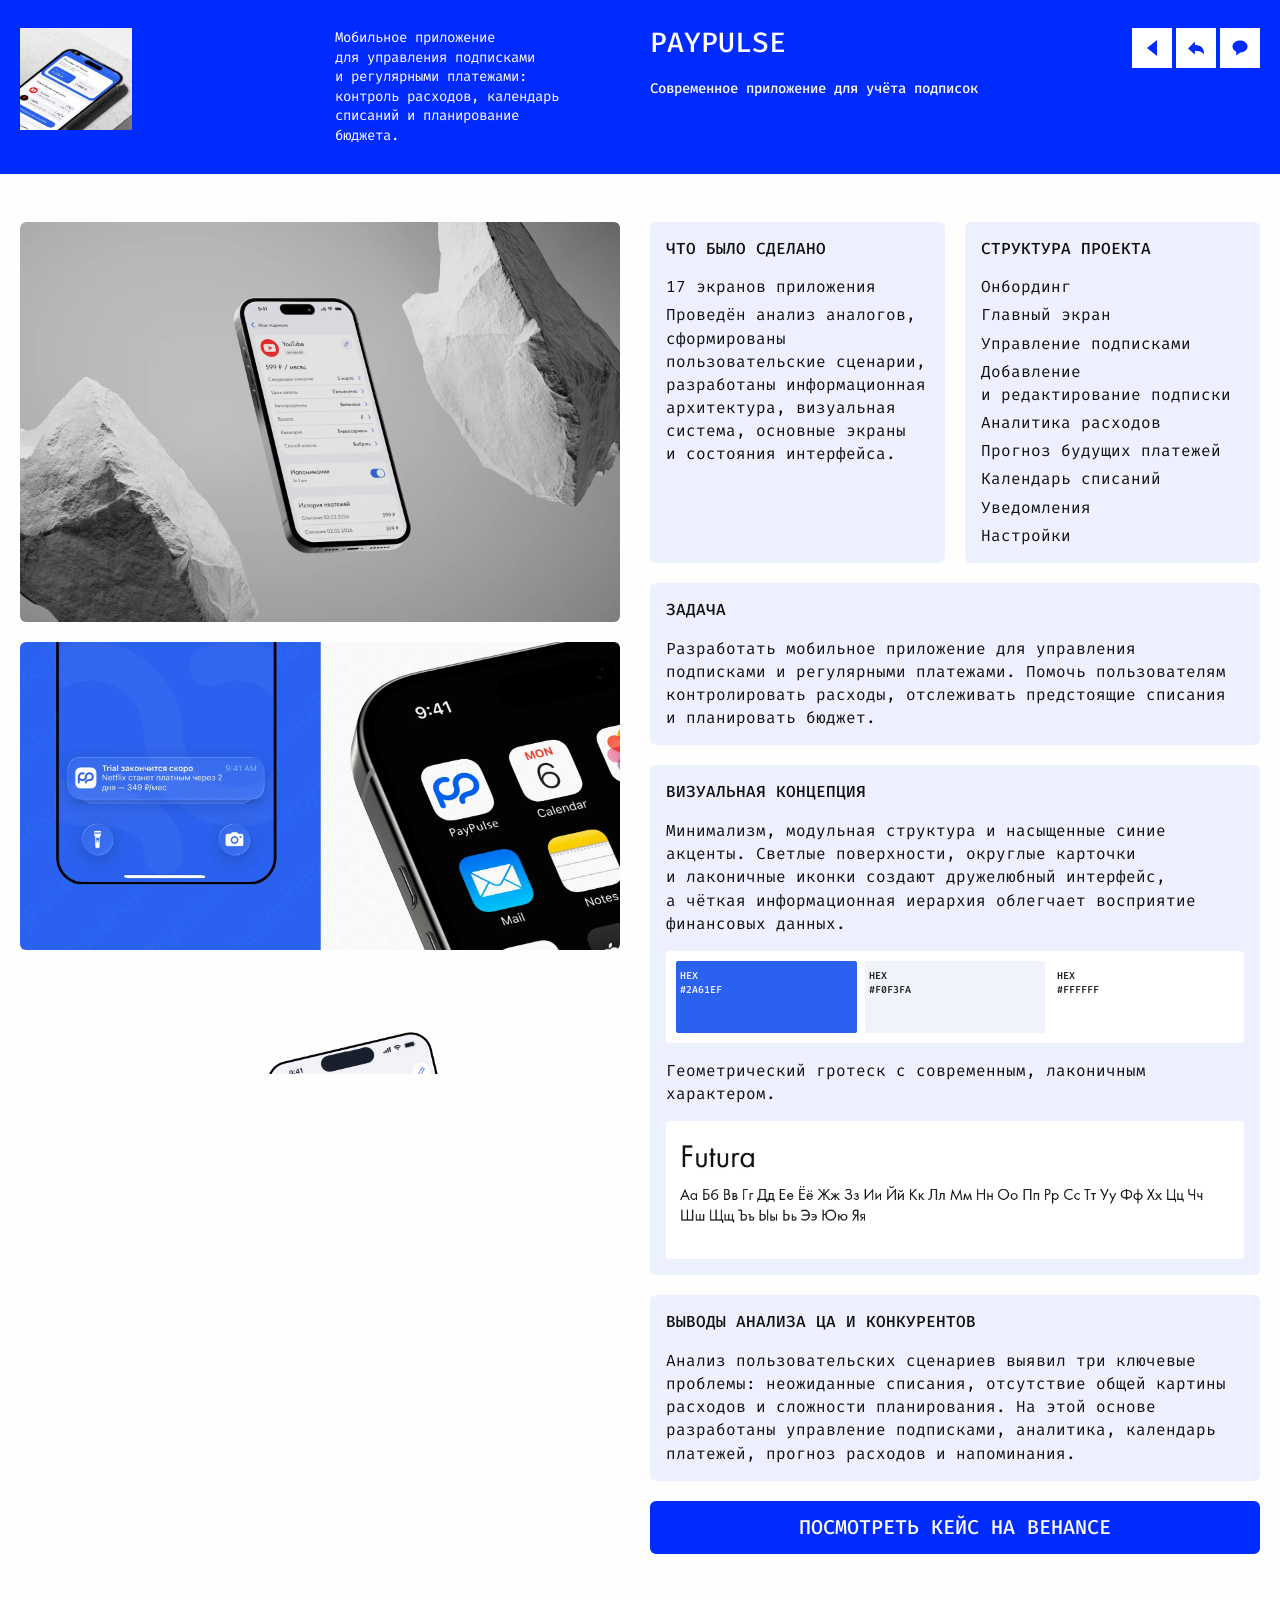
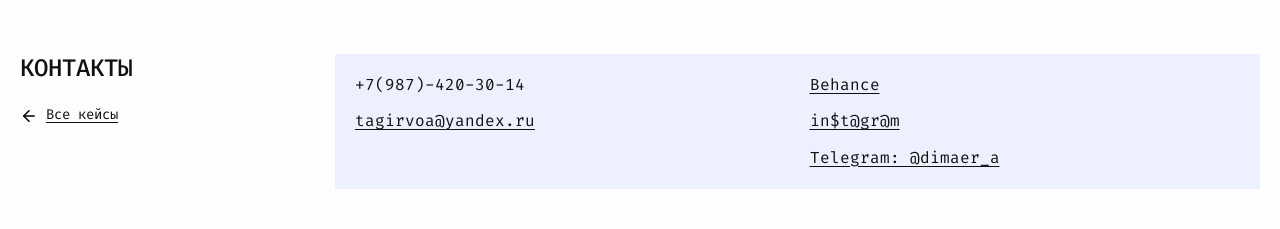
<file: cases/paypulse.html>
<!doctype html>
<html lang="ru">
  <head>
    <meta charset="UTF-8" />
    <meta name="viewport" content="width=device-width, initial-scale=1.0" />
    <meta
      name="description"
      content="PayPulse. Мобильное приложение для управления подписками и регулярными платежами: контроль расходов, календарь списаний и планирование бюджета."
    />
    <title>PayPulse | Алсу Тагирова</title>
    <link rel="canonical" href="https://www.dimaer.ru/cases/paypulse.html" />
    <link
      rel="icon"
      type="image/svg+xml"
      sizes="any"
      href="../favicon.svg?v=2"
    />
    <link
      rel="icon"
      type="image/png"
      sizes="32x32"
      href="../favicon-32.png?v=2"
    />
    <link rel="shortcut icon" href="../favicon.ico?v=2" />
    <link
      rel="apple-touch-icon"
      sizes="180x180"
      href="../apple-touch-icon.png?v=2"
    />
    <meta name="theme-color" content="#002bff" />
    <meta property="og:title" content="PayPulse | Алсу Тагирова" />
    <meta
      property="og:description"
      content="Мобильное приложение для управления подписками и регулярными платежами: контроль расходов, календарь списаний и планирование бюджета."
    />
    <meta
      property="og:image"
      content="https://cdn.jsdelivr.net/gh/tagir20040302-dotcom/dimaer@main/assets/paypulse/poster.webp"
    />
    <meta property="og:type" content="article" />
    <link rel="preconnect" href="https://fonts.googleapis.com" />
    <link rel="preconnect" href="https://fonts.gstatic.com" crossorigin="" />
    <link
      href="https://fonts.googleapis.com/css2?family=Fira+Code:wght@300;400;500&family=Manrope:wght@400;600&family=Inter:wght@400;600&family=Roboto+Condensed:wght@400;600&display=swap"
      rel="stylesheet"
    />
    <link rel="stylesheet" href="../styles.css" />
    <link rel="stylesheet" href="../case.css?v=8" />
    <script src="../case.js?v=11" defer></script>
  </head>
  <body data-project-name="PayPulse" class="project-page">
    <header class="case-header">
      <img
        class="case-cover case-cover-project"
        src="../assets/paypulse/cover.webp"
        alt="PayPulse — фрагмент проекта"
        width="324"
        height="296"
      />
      <p class="case-intro">
        Мобильное приложение для&#160;управления подписками и&#160;регулярными
        платежами: контроль расходов, календарь списаний и&#160;планирование
        бюджета.
      </p>
      <div class="case-heading">
        <h1>paypulse</h1>
        <p>Современное приложение для&#160;учёта подписок</p>
      </div>
      <nav class="case-navigation" aria-label="Навигация по кейсу">
        <a
          class="case-icon"
          href="../index.html"
          aria-label="Вернуться на главную страницу"
          title="Вернуться на главную страницу"
        >
          <img
            class="case-nav-symbol"
            src="../assets/icons/home-project.png"
            alt=""
            width="40"
            height="40"
          />
        </a>
        <button
          class="case-icon"
          type="button"
          data-open-share=""
          aria-label="Поделиться проектом"
          title="Поделиться проектом"
          aria-haspopup="dialog"
          aria-controls="case-share"
        >
          <img
            class="case-nav-symbol"
            src="../assets/icons/share-project.png"
            alt=""
            width="40"
            height="40"
          />
        </button>
        <a
          class="case-icon"
          href="https://t.me/dimaer_a"
          target="_blank"
          rel="noopener noreferrer"
          aria-label="Связаться в Telegram"
          title="Связаться в Telegram"
        >
          <img
            class="case-nav-symbol"
            src="../assets/icons/message-project.png"
            alt=""
            width="40"
            height="40"
          />
        </a>
      </nav>
    </header>

    <main class="case-main">
      <div class="case-layout">
        <section
          class="case-gallery"
          tabindex="0"
          aria-label="Изображения проекта PayPulse"
        >
          <div class="case-gallery-content">
            <div
              data-case-lead=""
              style="aspect-ratio: 1800 / 1200"
              class="case-film"
            >
              <button
                aria-label="Открыть изображение: PayPulse — мобильное приложение"
                data-image-title="PayPulse — мобильное приложение"
                class="case-image-button"
                type="button"
              >
                <img
                  fetchpriority="high"
                  height="1200"
                  width="1800"
                  alt="PayPulse — мобильное приложение"
                  src="../assets/paypulse/poster.webp"
                />
              </button>
            </div>
            <button
              aria-label="Открыть изображение: PayPulse — напоминания о списаниях"
              data-image-title="PayPulse — напоминания о списаниях"
              class="case-image-button"
              type="button"
            >
              <img
                loading="lazy"
                height="925"
                width="1800"
                alt="PayPulse — напоминания о списаниях"
                src="../assets/paypulse/notifications.webp"
              /></button
            ><button
              aria-label="Открыть изображение: PayPulse — основные экраны приложения"
              data-image-title="PayPulse — основные экраны приложения"
              class="case-image-button"
              type="button"
            >
              <img
                loading="lazy"
                height="2278"
                width="1856"
                alt="PayPulse — основные экраны приложения"
                src="../assets/paypulse/main-screens.webp"
              /></button
            ><button
              aria-label="Открыть изображение: PayPulse — макет 1"
              data-image-title="PayPulse — макет 1"
              class="case-image-button"
              type="button"
            >
              <img
                loading="lazy"
                height="1350"
                width="1800"
                alt="PayPulse — макет 1"
                src="../assets/paypulse/image-1.webp"
              /></button
            ><button
              aria-label="Открыть изображение: PayPulse — экраны и состояния интерфейса"
              data-image-title="PayPulse — экраны и состояния интерфейса"
              class="case-image-button"
              type="button"
            >
              <img
                loading="lazy"
                height="2203"
                width="1860"
                alt="PayPulse — экраны и состояния интерфейса"
                src="../assets/paypulse/all-screens.webp"
              />
            </button>
          </div>
        </section>

        <div class="case-details">
          <div class="case-facts">
            <section aria-labelledby="case-result" class="case-panel">
              <h2 id="case-result">Что было сделано</h2>
              <ul>
                <li>17 экранов приложения</li>
                <li>
                  Проведён анализ аналогов, сформированы пользовательские
                  сценарии, разработаны информационная архитектура, визуальная
                  система, основные экраны и&#160;состояния интерфейса.
                </li>
              </ul>
            </section>
            <section aria-labelledby="case-structure" class="case-panel">
              <h2 id="case-structure">Структура проекта</h2>
              <ul>
                <li>Онбординг</li>
                <li>Главный экран</li>
                <li>Управление подписками</li>
                <li>Добавление и&#160;редактирование подписки</li>
                <li>Аналитика расходов</li>
                <li>Прогноз будущих платежей</li>
                <li>Календарь списаний</li>
                <li>Уведомления</li>
                <li>Настройки</li>
              </ul>
            </section>
          </div>
          <section aria-labelledby="case-task" class="case-panel">
            <h2 id="case-task">Задача</h2>
            <p>
              Разработать мобильное приложение для&#160;управления подписками
              и&#160;регулярными платежами. Помочь пользователям контролировать
              расходы, отслеживать предстоящие списания и&#160;планировать
              бюджет.
            </p>
          </section>
          <section aria-labelledby="case-identity" class="case-panel">
            <h2 id="case-identity">Визуальная концепция</h2>
            <p>
              Минимализм, модульная структура и&#160;насыщенные синие акценты.
              Светлые поверхности, округлые карточки и&#160;лаконичные иконки
              создают дружелюбный интерфейс, а&#160;чёткая информационная
              иерархия облегчает восприятие финансовых данных.
            </p>
            <ul
              style="grid-template-columns: repeat(3, minmax(0, 1fr))"
              aria-label="Цветовая палитра проекта"
              class="case-palette"
            >
              <li style="--swatch: #2a61ef; --swatch-ink: #ffffff">
                <span>HEX</span>#2A61EF
              </li>
              <li style="--swatch: #f0f3fa; --swatch-ink: #111111">
                <span>HEX</span>#F0F3FA
              </li>
              <li style="--swatch: #ffffff; --swatch-ink: #111111">
                <span>HEX</span>#FFFFFF
              </li>
            </ul>
            <p>
              Геометрический гротеск с&#160;современным, лаконичным характером.
            </p>
            <div
              style="grid-template-columns: repeat(1, minmax(0, 1fr))"
              class="case-type-pair"
            >
              <img
                height="180"
                width="900"
                alt="Futura — образец кириллического алфавита"
                src="../assets/paypulse/font-specimen.webp"
                class="case-font-specimen"
              />
            </div>
          </section>
          <section aria-labelledby="case-research" class="case-panel">
            <h2 id="case-research">Выводы анализа ЦА и&#160;конкурентов</h2>
            <p>
              Анализ пользовательских сценариев выявил три ключевые проблемы:
              неожиданные списания, отсутствие общей картины расходов
              и&#160;сложности планирования. На&#160;этой основе разработаны
              управление подписками, аналитика, календарь платежей, прогноз
              расходов и&#160;напоминания.
            </p>
          </section>
          <a
            rel="noopener noreferrer"
            target="_blank"
            href="https://www.behance.net/gallery/246147259/PayPulse-prilozhenie-dlja-ucheta-podpisok"
            class="case-behance"
            >Посмотреть кейс на&#160;Behance</a
          >
        </div>
      </div>

      <footer class="case-footer" aria-labelledby="case-contacts-title">
        <div class="case-footer-heading">
          <h2 id="case-contacts-title">Контакты</h2>
          <a
            class="case-back-link"
            href="../index.html#cases"
            aria-label="Вернуться к кейсам"
            ><img
              src="../assets/icons/arrow-left.svg"
              alt=""
              width="18"
              height="18"
            />Все кейсы</a
          >
        </div>
        <address class="case-contact-panel">
          <div>
            <button
              class="case-copy-phone"
              type="button"
              data-copy-phone="+79874203014"
              aria-label="Скопировать номер телефона"
            >
              +7(987)-420-30-14
            </button>
            <span
              class="case-copy-status"
              data-copy-status=""
              role="status"
            ></span>
            <a href="mailto:tagirvoa@yandex.ru">tagirvoa@yandex.ru</a>
          </div>
          <div>
            <a
              href="https://www.behance.net/c65c2e5c"
              target="_blank"
              rel="noopener noreferrer"
              >Behance</a
            >
            <a
              href="https://www.instagram.com/dimaer_/"
              target="_blank"
              rel="noopener noreferrer"
              >in$t@gr@m</a
            >
            <a
              href="https://t.me/dimaer_a"
              target="_blank"
              rel="noopener noreferrer"
              >Telegram: @dimaer_a</a
            >
          </div>
        </address>
      </footer>
    </main>

    <dialog
      class="case-share"
      id="case-share"
      aria-labelledby="case-share-title"
      aria-describedby="case-share-description"
    >
      <div class="case-share-topbar">
        <button
          class="case-share-close"
          type="button"
          data-close-share=""
          aria-label="Закрыть окно «Поделиться»"
          title="Закрыть окно"
        >
          <span aria-hidden="true"></span>
        </button>
      </div>
      <a
        class="case-share-url"
        data-share-url=""
        href="https://www.dimaer.ru/cases/paypulse.html"
        >https://www.dimaer.ru/cases/paypulse.html</a
      >
      <img
        style="aspect-ratio: 1800 / 1200"
        class="case-share-preview"
        src="../assets/paypulse/poster.webp"
        alt="Превью проекта PayPulse"
        width="1800"
        height="1200"
        loading="lazy"
      />
      <p class="case-share-meta">
        <span>PayPulse</span><span>Мобильное приложение · UI/UX</span>
      </p>
      <h2 id="case-share-title">Хотите поделиться<br />моим проектом?</h2>
      <p class="case-share-description" id="case-share-description">
        Отправьте его друзьям или поделитесь с&#160;теми, кому он&#160;может
        быть интересен.
      </p>
      <div class="case-share-channels">
        <h3>Поделиться через</h3>
        <div class="case-share-options">
          <a
            data-share-telegram=""
            href="https://t.me/share/url?url=https%3A%2F%2Fwww.dimaer.ru%2Fcases%2Fpaypulse.html&text=PayPulse.+%D0%9C%D0%BE%D0%B1%D0%B8%D0%BB%D1%8C%D0%BD%D0%BE%D0%B5+%D0%BF%D1%80%D0%B8%D0%BB%D0%BE%D0%B6%D0%B5%D0%BD%D0%B8%D0%B5+%D0%B4%D0%BB%D1%8F+%D1%83%D0%BF%D1%80%D0%B0%D0%B2%D0%BB%D0%B5%D0%BD%D0%B8%D1%8F+%D0%BF%D0%BE%D0%B4%D0%BF%D0%B8%D1%81%D0%BA%D0%B0%D0%BC%D0%B8+%D0%B8+%D1%80%D0%B5%D0%B3%D1%83%D0%BB%D1%8F%D1%80%D0%BD%D1%8B%D0%BC%D0%B8+%D0%BF%D0%BB%D0%B0%D1%82%D0%B5%D0%B6%D0%B0%D0%BC%D0%B8%3A+%D0%BA%D0%BE%D0%BD%D1%82%D1%80%D0%BE%D0%BB%D1%8C+%D1%80%D0%B0%D1%81%D1%85%D0%BE%D0%B4%D0%BE%D0%B2%2C+%D0%BA%D0%B0%D0%BB%D0%B5%D0%BD%D0%B4%D0%B0%D1%80%D1%8C+%D1%81%D0%BF%D0%B8%D1%81%D0%B0%D0%BD%D0%B8%D0%B9+%D0%B8+%D0%BF%D0%BB%D0%B0%D0%BD%D0%B8%D1%80%D0%BE%D0%B2%D0%B0%D0%BD%D0%B8%D0%B5+%D0%B1%D1%8E%D0%B4%D0%B6%D0%B5%D1%82%D0%B0."
            target="_blank"
            rel="noopener noreferrer"
            aria-label="Поделиться проектом в Telegram"
            ><img
              src="../assets/icons/telegram.svg"
              alt=""
              width="40"
              height="40"
            />Telegram</a
          >
          <button
            data-share-instagram=""
            type="button"
            aria-label="Поделиться проектом в Instagram"
          >
            <img
              src="../assets/icons/instagram.svg"
              alt=""
              width="40"
              height="40"
            />Instagram
          </button>
          <a
            data-share-whatsapp=""
            href="https://wa.me/?text=PayPulse.+%D0%9C%D0%BE%D0%B1%D0%B8%D0%BB%D1%8C%D0%BD%D0%BE%D0%B5+%D0%BF%D1%80%D0%B8%D0%BB%D0%BE%D0%B6%D0%B5%D0%BD%D0%B8%D0%B5+%D0%B4%D0%BB%D1%8F+%D1%83%D0%BF%D1%80%D0%B0%D0%B2%D0%BB%D0%B5%D0%BD%D0%B8%D1%8F+%D0%BF%D0%BE%D0%B4%D0%BF%D0%B8%D1%81%D0%BA%D0%B0%D0%BC%D0%B8+%D0%B8+%D1%80%D0%B5%D0%B3%D1%83%D0%BB%D1%8F%D1%80%D0%BD%D1%8B%D0%BC%D0%B8+%D0%BF%D0%BB%D0%B0%D1%82%D0%B5%D0%B6%D0%B0%D0%BC%D0%B8%3A+%D0%BA%D0%BE%D0%BD%D1%82%D1%80%D0%BE%D0%BB%D1%8C+%D1%80%D0%B0%D1%81%D1%85%D0%BE%D0%B4%D0%BE%D0%B2%2C+%D0%BA%D0%B0%D0%BB%D0%B5%D0%BD%D0%B4%D0%B0%D1%80%D1%8C+%D1%81%D0%BF%D0%B8%D1%81%D0%B0%D0%BD%D0%B8%D0%B9+%D0%B8+%D0%BF%D0%BB%D0%B0%D0%BD%D0%B8%D1%80%D0%BE%D0%B2%D0%B0%D0%BD%D0%B8%D0%B5+%D0%B1%D1%8E%D0%B4%D0%B6%D0%B5%D1%82%D0%B0.%0Ahttps%3A%2F%2Fwww.dimaer.ru%2Fcases%2Fpaypulse.html"
            target="_blank"
            rel="noopener noreferrer"
            aria-label="Поделиться проектом в WhatsApp"
            ><img
              src="../assets/icons/whatsapp.svg"
              alt=""
              width="40"
              height="40"
            />WhatsApp</a
          >
          <a
            data-share-mail=""
            href="mailto:?subject=PayPulse&body=PayPulse.%20%D0%9C%D0%BE%D0%B1%D0%B8%D0%BB%D1%8C%D0%BD%D0%BE%D0%B5%20%D0%BF%D1%80%D0%B8%D0%BB%D0%BE%D0%B6%D0%B5%D0%BD%D0%B8%D0%B5%20%D0%B4%D0%BB%D1%8F%20%D1%83%D0%BF%D1%80%D0%B0%D0%B2%D0%BB%D0%B5%D0%BD%D0%B8%D1%8F%20%D0%BF%D0%BE%D0%B4%D0%BF%D0%B8%D1%81%D0%BA%D0%B0%D0%BC%D0%B8%20%D0%B8%20%D1%80%D0%B5%D0%B3%D1%83%D0%BB%D1%8F%D1%80%D0%BD%D1%8B%D0%BC%D0%B8%20%D0%BF%D0%BB%D0%B0%D1%82%D0%B5%D0%B6%D0%B0%D0%BC%D0%B8%3A%20%D0%BA%D0%BE%D0%BD%D1%82%D1%80%D0%BE%D0%BB%D1%8C%20%D1%80%D0%B0%D1%81%D1%85%D0%BE%D0%B4%D0%BE%D0%B2%2C%20%D0%BA%D0%B0%D0%BB%D0%B5%D0%BD%D0%B4%D0%B0%D1%80%D1%8C%20%D1%81%D0%BF%D0%B8%D1%81%D0%B0%D0%BD%D0%B8%D0%B9%20%D0%B8%20%D0%BF%D0%BB%D0%B0%D0%BD%D0%B8%D1%80%D0%BE%D0%B2%D0%B0%D0%BD%D0%B8%D0%B5%20%D0%B1%D1%8E%D0%B4%D0%B6%D0%B5%D1%82%D0%B0.%0A%0Ahttps%3A%2F%2Fwww.dimaer.ru%2Fcases%2Fpaypulse.html"
            aria-label="Поделиться проектом по почте"
            ><img
              src="../assets/icons/mail.svg"
              alt=""
              width="40"
              height="40"
            />Почта</a
          >
        </div>
      </div>
      <button class="case-share-copy" type="button" data-copy-share="">
        <span aria-hidden="true"></span
        ><span data-copy-share-label="">Копировать ссылку</span>
      </button>
      <p class="case-share-status" data-share-status="" role="status"></p>
    </dialog>

    <dialog class="case-lightbox" aria-labelledby="case-image-title">
      <div class="case-lightbox-bar">
        <h2 id="case-image-title"></h2>
        <button
          class="case-icon"
          type="button"
          data-close-lightbox=""
          aria-label="Закрыть изображение"
          title="Закрыть изображение"
        >
          <img src="../assets/icons/x.svg" alt="" width="20" height="20" />
        </button>
      </div>
      <img class="case-lightbox-image" alt="" />
    </dialog>
  </body>
</html>
</file>
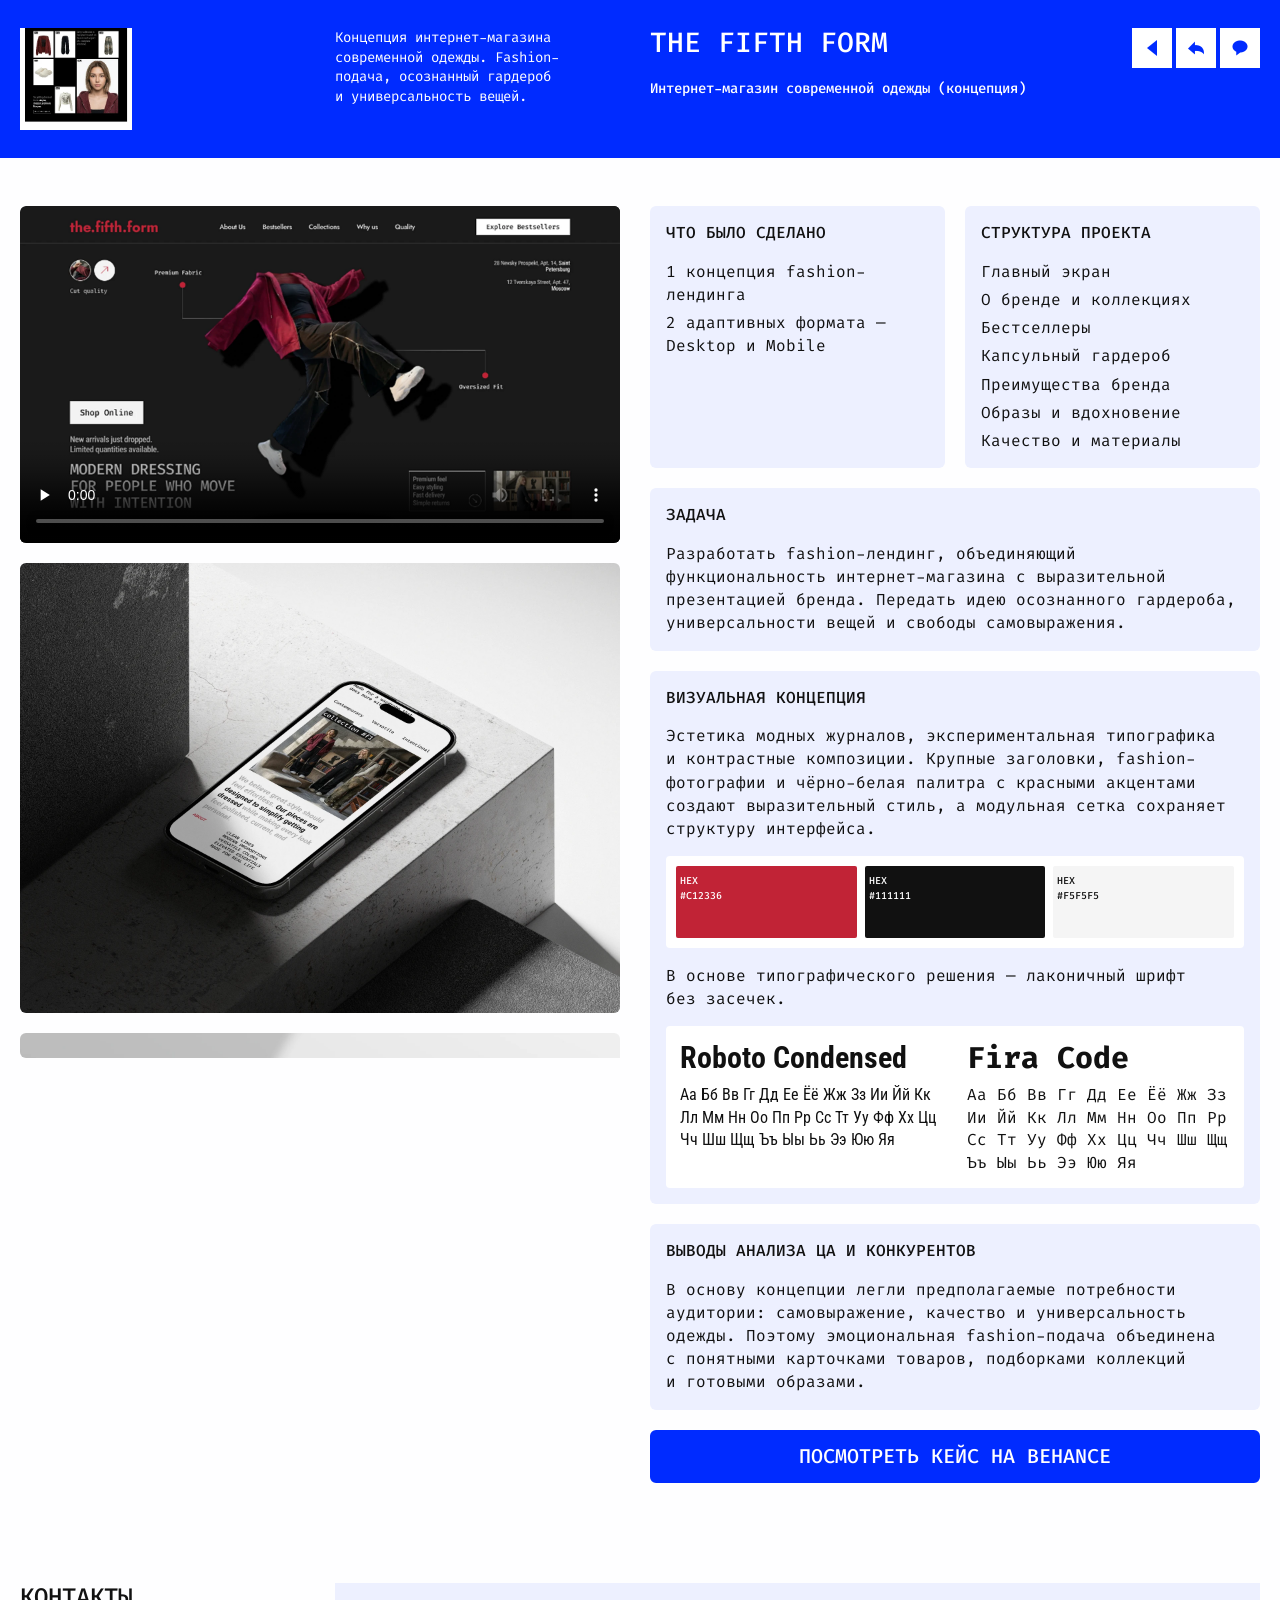
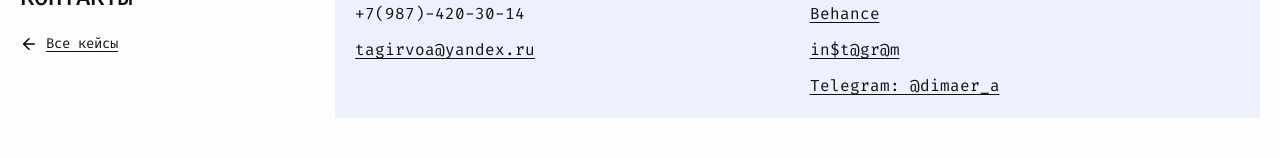
<file: cases/the-fifth-form.html>
<!doctype html>
<html lang="ru">
  <head>
    <meta charset="UTF-8" />
    <meta name="viewport" content="width=device-width, initial-scale=1.0" />
    <meta
      name="description"
      content="The Fifth Form. Концепция интернет-магазина современной одежды. Fashion-подача, осознанный гардероб и универсальность вещей."
    />
    <title>The Fifth Form | Алсу Тагирова</title>
    <link
      rel="canonical"
      href="https://www.dimaer.ru/cases/the-fifth-form.html"
    />
    <link
      rel="icon"
      type="image/svg+xml"
      sizes="any"
      href="../favicon.svg?v=2"
    />
    <link
      rel="icon"
      type="image/png"
      sizes="32x32"
      href="../favicon-32.png?v=2"
    />
    <link rel="shortcut icon" href="../favicon.ico?v=2" />
    <link
      rel="apple-touch-icon"
      sizes="180x180"
      href="../apple-touch-icon.png?v=2"
    />
    <meta name="theme-color" content="#002bff" />
    <meta property="og:title" content="The Fifth Form | Алсу Тагирова" />
    <meta
      property="og:description"
      content="Концепция интернет-магазина современной одежды. Fashion-подача, осознанный гардероб и универсальность вещей."
    />
    <meta
      property="og:image"
      content="https://cdn.jsdelivr.net/gh/tagir20040302-dotcom/dimaer@main/assets/the-fifth-form/poster.webp"
    />
    <meta property="og:type" content="article" />
    <link rel="preconnect" href="https://fonts.googleapis.com" />
    <link rel="preconnect" href="https://fonts.gstatic.com" crossorigin="" />
    <link
      href="https://fonts.googleapis.com/css2?family=Fira+Code:wght@300;400;500&family=Manrope:wght@400;600&family=Inter:wght@400;600&family=Roboto+Condensed:wght@400;600&display=swap"
      rel="stylesheet"
    />
    <link rel="stylesheet" href="../styles.css" />
    <link rel="stylesheet" href="../case.css?v=8" />
    <script src="../case.js?v=11" defer></script>
  </head>
  <body data-project-name="The Fifth Form" class="project-page">
    <header class="case-header">
      <img
        class="case-cover case-cover-project"
        src="../assets/the-fifth-form/cover.webp"
        alt="The Fifth Form — фрагмент проекта"
        width="324"
        height="296"
      />
      <p class="case-intro">
        Концепция интернет-магазина современной одежды. Fashion-подача,
        осознанный гардероб и&#160;универсальность вещей.
      </p>
      <div class="case-heading">
        <h1>THE FIFTH FORM</h1>
        <p>Интернет-магазин современной одежды (концепция)</p>
      </div>
      <nav class="case-navigation" aria-label="Навигация по кейсу">
        <a
          class="case-icon"
          href="../index.html"
          aria-label="Вернуться на главную страницу"
          title="Вернуться на главную страницу"
        >
          <img
            class="case-nav-symbol"
            src="../assets/icons/home-project.png"
            alt=""
            width="40"
            height="40"
          />
        </a>
        <button
          class="case-icon"
          type="button"
          data-open-share=""
          aria-label="Поделиться проектом"
          title="Поделиться проектом"
          aria-haspopup="dialog"
          aria-controls="case-share"
        >
          <img
            class="case-nav-symbol"
            src="../assets/icons/share-project.png"
            alt=""
            width="40"
            height="40"
          />
        </button>
        <a
          class="case-icon"
          href="https://t.me/dimaer_a"
          target="_blank"
          rel="noopener noreferrer"
          aria-label="Связаться в Telegram"
          title="Связаться в Telegram"
        >
          <img
            class="case-nav-symbol"
            src="../assets/icons/message-project.png"
            alt=""
            width="40"
            height="40"
          />
        </a>
      </nav>
    </header>

    <main class="case-main">
      <div class="case-layout">
        <section
          class="case-gallery"
          tabindex="0"
          aria-label="Изображения проекта The Fifth Form"
        >
          <div class="case-gallery-content">
            <div
              data-video-src="../assets/the-fifth-form/walkthrough-web.mp4"
              data-case-video=""
              style="aspect-ratio: 1920 / 1074"
              class="case-film"
            >
              <video src="../assets/the-fifth-form/walkthrough-web.mp4" poster="../assets/the-fifth-form/poster.webp" playsinline controls preload="none" aria-label="Видеообзор проекта The Fifth Form"></video>
            </div>
            <button
              aria-label="Открыть изображение: The Fifth Form — макет 1"
              data-image-title="The Fifth Form — макет 1"
              class="case-image-button"
              type="button"
            >
              <img
                loading="lazy"
                height="1350"
                width="1800"
                alt="The Fifth Form — макет 1"
                src="../assets/the-fifth-form/image-1.webp"
              /></button
            ><button
              aria-label="Открыть изображение: The Fifth Form — макет 2"
              data-image-title="The Fifth Form — макет 2"
              class="case-image-button"
              type="button"
            >
              <img
                loading="lazy"
                height="1200"
                width="1800"
                alt="The Fifth Form — макет 2"
                src="../assets/the-fifth-form/image-2.webp"
              /></button
            ><button
              aria-label="Открыть изображение: The Fifth Form — макет 3"
              data-image-title="The Fifth Form — макет 3"
              class="case-image-button"
              type="button"
            >
              <img
                loading="lazy"
                height="1200"
                width="1800"
                alt="The Fifth Form — макет 3"
                src="../assets/the-fifth-form/image-3.webp"
              /></button
            ><button
              aria-label="Открыть изображение: The Fifth Form — макет 4"
              data-image-title="The Fifth Form — макет 4"
              class="case-image-button"
              type="button"
            >
              <img
                loading="lazy"
                height="1200"
                width="1800"
                alt="The Fifth Form — макет 4"
                src="../assets/the-fifth-form/image-4.webp"
              />
            </button>
          </div>
        </section>

        <div class="case-details">
          <div class="case-facts">
            <section aria-labelledby="case-result" class="case-panel">
              <h2 id="case-result">Что было сделано</h2>
              <ul>
                <li>1 концепция fashion-лендинга</li>
                <li>2 адаптивных формата — Desktop и&#160;Mobile</li>
              </ul>
            </section>
            <section aria-labelledby="case-structure" class="case-panel">
              <h2 id="case-structure">Структура проекта</h2>
              <ul>
                <li>Главный экран</li>
                <li>О&#160;бренде и&#160;коллекциях</li>
                <li>Бестселлеры</li>
                <li>Капсульный гардероб</li>
                <li>Преимущества бренда</li>
                <li>Образы и&#160;вдохновение</li>
                <li>Качество и&#160;материалы</li>
              </ul>
            </section>
          </div>
          <section aria-labelledby="case-task" class="case-panel">
            <h2 id="case-task">Задача</h2>
            <p>
              Разработать fashion-лендинг, объединяющий функциональность
              интернет-магазина с&#160;выразительной презентацией бренда.
              Передать идею осознанного гардероба, универсальности вещей
              и&#160;свободы самовыражения.
            </p>
          </section>
          <section aria-labelledby="case-identity" class="case-panel">
            <h2 id="case-identity">Визуальная концепция</h2>
            <p>
              Эстетика модных журналов, экспериментальная типографика
              и&#160;контрастные композиции. Крупные заголовки,
              fashion-фотографии и&#160;чёрно-белая палитра с&#160;красными
              акцентами создают выразительный стиль, а&#160;модульная сетка
              сохраняет структуру интерфейса.
            </p>
            <ul
              style="grid-template-columns: repeat(3, minmax(0, 1fr))"
              aria-label="Цветовая палитра проекта"
              class="case-palette"
            >
              <li style="--swatch: #c12336; --swatch-ink: #ffffff">
                <span>HEX</span>#C12336
              </li>
              <li style="--swatch: #111111; --swatch-ink: #ffffff">
                <span>HEX</span>#111111
              </li>
              <li style="--swatch: #f5f5f5; --swatch-ink: #111111">
                <span>HEX</span>#F5F5F5
              </li>
            </ul>
            <p>
              В&#160;основе типографического решения — лаконичный шрифт
              без&#160;засечек.
            </p>
            <div
              style="grid-template-columns: repeat(2, minmax(0, 1fr))"
              class="case-type-pair"
            >
              <div
                style="font-family: &quot;Roboto Condensed&quot;, sans-serif"
              >
                <h3>Roboto Condensed</h3>
                <p>
                  Аа Бб Вв Гг Дд Ее Ёё Жж Зз Ии Йй Кк Лл Мм Нн Оо Пп Рр Сс Тт Уу
                  Фф Хх Цц Чч Шш Щщ Ъъ Ыы Ьь Ээ Юю Яя
                </p>
              </div>
              <div style="font-family: &quot;Fira Code&quot;, sans-serif">
                <h3>Fira Code</h3>
                <p>
                  Аа Бб Вв Гг Дд Ее Ёё Жж Зз Ии Йй Кк Лл Мм Нн Оо Пп Рр Сс Тт Уу
                  Фф Хх Цц Чч Шш Щщ Ъъ Ыы Ьь Ээ Юю Яя
                </p>
              </div>
            </div>
          </section>
          <section aria-labelledby="case-research" class="case-panel">
            <h2 id="case-research">Выводы анализа ЦА и&#160;конкурентов</h2>
            <p>
              В&#160;основу концепции легли предполагаемые потребности
              аудитории: самовыражение, качество и&#160;универсальность одежды.
              Поэтому эмоциональная fashion-подача объединена с&#160;понятными
              карточками товаров, подборками коллекций и&#160;готовыми образами.
            </p>
          </section>
          <a
            rel="noopener noreferrer"
            target="_blank"
            href="https://www.behance.net/gallery/246903117/The-Fifth-Form-Minimalist-Fashion-Brand-Landing-Page"
            class="case-behance"
            >Посмотреть кейс на&#160;Behance</a
          >
        </div>
      </div>

      <footer class="case-footer" aria-labelledby="case-contacts-title">
        <div class="case-footer-heading">
          <h2 id="case-contacts-title">Контакты</h2>
          <a
            class="case-back-link"
            href="../index.html#cases"
            aria-label="Вернуться к кейсам"
            ><img
              src="../assets/icons/arrow-left.svg"
              alt=""
              width="18"
              height="18"
            />Все кейсы</a
          >
        </div>
        <address class="case-contact-panel">
          <div>
            <button
              class="case-copy-phone"
              type="button"
              data-copy-phone="+79874203014"
              aria-label="Скопировать номер телефона"
            >
              +7(987)-420-30-14
            </button>
            <span
              class="case-copy-status"
              data-copy-status=""
              role="status"
            ></span>
            <a href="mailto:tagirvoa@yandex.ru">tagirvoa@yandex.ru</a>
          </div>
          <div>
            <a
              href="https://www.behance.net/c65c2e5c"
              target="_blank"
              rel="noopener noreferrer"
              >Behance</a
            >
            <a
              href="https://www.instagram.com/dimaer_/"
              target="_blank"
              rel="noopener noreferrer"
              >in$t@gr@m</a
            >
            <a
              href="https://t.me/dimaer_a"
              target="_blank"
              rel="noopener noreferrer"
              >Telegram: @dimaer_a</a
            >
          </div>
        </address>
      </footer>
    </main>

    <dialog
      class="case-share"
      id="case-share"
      aria-labelledby="case-share-title"
      aria-describedby="case-share-description"
    >
      <div class="case-share-topbar">
        <button
          class="case-share-close"
          type="button"
          data-close-share=""
          aria-label="Закрыть окно «Поделиться»"
          title="Закрыть окно"
        >
          <span aria-hidden="true"></span>
        </button>
      </div>
      <a
        class="case-share-url"
        data-share-url=""
        href="https://www.dimaer.ru/cases/the-fifth-form.html"
        >https://www.dimaer.ru/cases/the-fifth-form.html</a
      >
      <img
        class="case-share-preview"
        src="../assets/the-fifth-form/poster.webp"
        alt="Превью проекта The Fifth Form"
        width="1800"
        height="1010"
        loading="lazy"
      />
      <p class="case-share-meta">
        <span>The Fifth Form</span><span>Веб-дизайн · UI/UX</span>
      </p>
      <h2 id="case-share-title">Хотите поделиться<br />моим проектом?</h2>
      <p class="case-share-description" id="case-share-description">
        Отправьте его друзьям или поделитесь с&#160;теми, кому он&#160;может
        быть интересен.
      </p>
      <div class="case-share-channels">
        <h3>Поделиться через</h3>
        <div class="case-share-options">
          <a
            data-share-telegram=""
            href="https://t.me/share/url?url=https%3A%2F%2Fwww.dimaer.ru%2Fcases%2Fthe-fifth-form.html&text=The+Fifth+Form.+%D0%9A%D0%BE%D0%BD%D1%86%D0%B5%D0%BF%D1%86%D0%B8%D1%8F+%D0%B8%D0%BD%D1%82%D0%B5%D1%80%D0%BD%D0%B5%D1%82-%D0%BC%D0%B0%D0%B3%D0%B0%D0%B7%D0%B8%D0%BD%D0%B0+%D1%81%D0%BE%D0%B2%D1%80%D0%B5%D0%BC%D0%B5%D0%BD%D0%BD%D0%BE%D0%B9+%D0%BE%D0%B4%D0%B5%D0%B6%D0%B4%D1%8B.+Fashion-%D0%BF%D0%BE%D0%B4%D0%B0%D1%87%D0%B0%2C+%D0%BE%D1%81%D0%BE%D0%B7%D0%BD%D0%B0%D0%BD%D0%BD%D1%8B%D0%B9+%D0%B3%D0%B0%D1%80%D0%B4%D0%B5%D1%80%D0%BE%D0%B1+%D0%B8+%D1%83%D0%BD%D0%B8%D0%B2%D0%B5%D1%80%D1%81%D0%B0%D0%BB%D1%8C%D0%BD%D0%BE%D1%81%D1%82%D1%8C+%D0%B2%D0%B5%D1%89%D0%B5%D0%B9."
            target="_blank"
            rel="noopener noreferrer"
            aria-label="Поделиться проектом в Telegram"
            ><img
              src="../assets/icons/telegram.svg"
              alt=""
              width="40"
              height="40"
            />Telegram</a
          >
          <button
            data-share-instagram=""
            type="button"
            aria-label="Поделиться проектом в Instagram"
          >
            <img
              src="../assets/icons/instagram.svg"
              alt=""
              width="40"
              height="40"
            />Instagram
          </button>
          <a
            data-share-whatsapp=""
            href="https://wa.me/?text=The+Fifth+Form.+%D0%9A%D0%BE%D0%BD%D1%86%D0%B5%D0%BF%D1%86%D0%B8%D1%8F+%D0%B8%D0%BD%D1%82%D0%B5%D1%80%D0%BD%D0%B5%D1%82-%D0%BC%D0%B0%D0%B3%D0%B0%D0%B7%D0%B8%D0%BD%D0%B0+%D1%81%D0%BE%D0%B2%D1%80%D0%B5%D0%BC%D0%B5%D0%BD%D0%BD%D0%BE%D0%B9+%D0%BE%D0%B4%D0%B5%D0%B6%D0%B4%D1%8B.+Fashion-%D0%BF%D0%BE%D0%B4%D0%B0%D1%87%D0%B0%2C+%D0%BE%D1%81%D0%BE%D0%B7%D0%BD%D0%B0%D0%BD%D0%BD%D1%8B%D0%B9+%D0%B3%D0%B0%D1%80%D0%B4%D0%B5%D1%80%D0%BE%D0%B1+%D0%B8+%D1%83%D0%BD%D0%B8%D0%B2%D0%B5%D1%80%D1%81%D0%B0%D0%BB%D1%8C%D0%BD%D0%BE%D1%81%D1%82%D1%8C+%D0%B2%D0%B5%D1%89%D0%B5%D0%B9.%0Ahttps%3A%2F%2Fwww.dimaer.ru%2Fcases%2Fthe-fifth-form.html"
            target="_blank"
            rel="noopener noreferrer"
            aria-label="Поделиться проектом в WhatsApp"
            ><img
              src="../assets/icons/whatsapp.svg"
              alt=""
              width="40"
              height="40"
            />WhatsApp</a
          >
          <a
            data-share-mail=""
            href="mailto:?subject=The%20Fifth%20Form&body=The%20Fifth%20Form.%20%D0%9A%D0%BE%D0%BD%D1%86%D0%B5%D0%BF%D1%86%D0%B8%D1%8F%20%D0%B8%D0%BD%D1%82%D0%B5%D1%80%D0%BD%D0%B5%D1%82-%D0%BC%D0%B0%D0%B3%D0%B0%D0%B7%D0%B8%D0%BD%D0%B0%20%D1%81%D0%BE%D0%B2%D1%80%D0%B5%D0%BC%D0%B5%D0%BD%D0%BD%D0%BE%D0%B9%20%D0%BE%D0%B4%D0%B5%D0%B6%D0%B4%D1%8B.%20Fashion-%D0%BF%D0%BE%D0%B4%D0%B0%D1%87%D0%B0%2C%20%D0%BE%D1%81%D0%BE%D0%B7%D0%BD%D0%B0%D0%BD%D0%BD%D1%8B%D0%B9%20%D0%B3%D0%B0%D1%80%D0%B4%D0%B5%D1%80%D0%BE%D0%B1%20%D0%B8%20%D1%83%D0%BD%D0%B8%D0%B2%D0%B5%D1%80%D1%81%D0%B0%D0%BB%D1%8C%D0%BD%D0%BE%D1%81%D1%82%D1%8C%20%D0%B2%D0%B5%D1%89%D0%B5%D0%B9.%0A%0Ahttps%3A%2F%2Fwww.dimaer.ru%2Fcases%2Fthe-fifth-form.html"
            aria-label="Поделиться проектом по почте"
            ><img
              src="../assets/icons/mail.svg"
              alt=""
              width="40"
              height="40"
            />Почта</a
          >
        </div>
      </div>
      <button class="case-share-copy" type="button" data-copy-share="">
        <span aria-hidden="true"></span
        ><span data-copy-share-label="">Копировать ссылку</span>
      </button>
      <p class="case-share-status" data-share-status="" role="status"></p>
    </dialog>

    <dialog class="case-lightbox" aria-labelledby="case-image-title">
      <div class="case-lightbox-bar">
        <h2 id="case-image-title"></h2>
        <button
          class="case-icon"
          type="button"
          data-close-lightbox=""
          aria-label="Закрыть изображение"
          title="Закрыть изображение"
        >
          <img src="../assets/icons/x.svg" alt="" width="20" height="20" />
        </button>
      </div>
      <img class="case-lightbox-image" alt="" />
    </dialog>
  </body>
</html>
</file>
<file: styles.css>
:root {
  --bg: #fefeff;
  --panel: #edf0ff;
  --ink: #111111;
  --muted: #3f3f3f;
  --blue: #002bff;
  --page-width: calc(100vw - 80px);
  --grid-columns: repeat(4, minmax(0, 1fr));
  --ease-out-quart: cubic-bezier(0.25, 1, 0.5, 1);
  --ease-out-quint: cubic-bezier(0.22, 1, 0.36, 1);
}

* {
  box-sizing: border-box;
}

html {
  scroll-behavior: smooth;
}

body {
  margin: 0;
  overflow-x: hidden;
  background: var(--bg);
  color: var(--ink);
  font-family: "Fira Code", "Courier New", monospace;
  font-size: 16px;
  font-weight: 400;
  line-height: 1.2;
}

img {
  display: block;
  max-width: 100%;
}

a {
  color: inherit;
}

p,
h1,
h2,
h3 {
  margin: 0;
}

.page-shell {
  width: var(--page-width);
  margin: 0 auto;
  display: flex;
  flex-direction: column;
  gap: 100px;
}

.hero {
  width: 100vw;
  margin-left: calc(50% - 50vw);
  margin-right: calc(50% - 50vw);
  display: grid;
  grid-template-columns: var(--grid-columns);
  gap: 20px;
  align-items: start;
  min-height: 232px;
  background: var(--blue);
  color: white;
  padding: 46px 40px;
}

.portrait {
  width: 128px;
  height: 128px;
  overflow: hidden;
}

.portrait img {
  width: 128px;
  height: 128px;
  max-width: none;
  object-fit: cover;
  transform: rotate(90deg) translateY(-100%);
  transform-origin: top left;
}

.hero-content {
  display: contents;
}

.hero-main {
  grid-column: 2 / 4;
  width: 100%;
  min-width: 0;
  min-height: 128px;
  display: flex;
  flex-direction: column;
  justify-content: space-between;
}

.hero-actions {
  display: flex;
  flex-wrap: nowrap;
  gap: 20px;
}

.name {
  color: white;
  font-size: 20px;
}

h1 {
  font-size: 36px;
  font-weight: 500;
  line-height: 1.2;
  text-transform: uppercase;
}

.button {
  width: fit-content;
  border: 1px solid white;
  padding: 10px 20px;
  color: white;
  font-family: inherit;
  font-size: 20px;
  font-weight: 500;
  line-height: 1.2;
  white-space: nowrap;
  text-decoration: none;
  transition: background-color 180ms ease, color 180ms ease,
    transform 180ms var(--ease-out-quart);
}

.button:hover,
.button:focus-visible {
  background: white;
  color: var(--blue);
  transform: translateY(-2px);
}

.button:active {
  transform: translateY(0);
}

.intro {
  grid-column: 4;
  width: 100%;
  min-width: 0;
  color: white;
  font-size: 16px;
  overflow-wrap: break-word;
}

.about {
  display: grid;
  grid-template-columns: var(--grid-columns);
  gap: 20px;
  align-items: start;
}

.bio-list,
.meta,
.meta article,
.panel-stack,
.small-panel {
  display: flex;
  flex-direction: column;
}

.bio-list {
  grid-column: 1 / 4;
  gap: 20px;
}

.info-row {
  display: grid;
  grid-template-columns: repeat(3, minmax(0, 1fr));
  gap: 20px;
  align-items: start;
}

.info-row h2 {
  grid-column: 1;
}

.info-row .panel {
  grid-column: 2 / 4;
}

.info-row h2,
.meta h2 {
  color: var(--muted);
  font-size: 16px;
  font-weight: 400;
  line-height: 1.2;
  opacity: 0.6;
}

.panel {
  background: var(--panel);
  color: var(--muted);
  padding: 20px;
  font-size: 20px;
  min-width: 0;
  overflow-wrap: break-word;
}

.panel-stack {
  gap: 30px;
}

.job {
  display: flex;
  flex-direction: column;
  gap: 20px;
}

.job h3 {
  color: var(--muted);
  font-size: 20px;
  font-weight: 400;
}

.job p {
  color: var(--muted);
  font-size: 16px;
  opacity: 0.6;
}

.meta {
  grid-column: 4;
  gap: 30px;
  color: var(--muted);
  min-width: 0;
}

.meta article {
  gap: 20px;
}

.small-panel {
  gap: 10px;
  font-size: 16px;
}

.light-list {
  margin: 5px 0 0;
  padding: 0;
  list-style: none;
  font-weight: 300;
}

.case-section {
  display: grid;
  grid-template-columns: var(--grid-columns);
  gap: 20px;
  align-items: start;
}

.section-title,
.contacts h2 {
  width: 100%;
  color: var(--ink);
  font-size: 32px;
  font-weight: 500;
  line-height: 1.2;
  text-transform: uppercase;
}

.section-title {
  display: flex;
  flex-direction: column;
}

.section-title span:last-child {
  color: var(--blue);
}

.case-grid {
  grid-column: 2 / 5;
  display: grid;
  grid-template-columns: repeat(3, minmax(0, 1fr));
  gap: 20px;
}

.case-card {
  position: relative;
  display: flex;
  flex-direction: column;
  height: 100%;
  padding-top: 30px;
}

a.case-card {
  color: inherit;
  text-decoration: none;
}

a.case-card .case-body {
  transition: transform 220ms var(--ease-out-quart), box-shadow 220ms ease;
}

a.case-card:hover .case-body,
a.case-card:focus-visible .case-body {
  transform: translateY(-4px);
  box-shadow: 0 8px 0 #c6d0ff;
}

a.case-card:focus-visible {
  outline: none;
}

a.case-card:focus-visible .case-body {
  outline: 2px solid var(--blue);
  outline-offset: 4px;
}

.case-card::before {
  position: absolute;
  top: 0;
  left: 0;
  width: 100%;
  height: 40px;
  border-radius: 4px 4px 0 0;
  background: #c6d0ff;
  clip-path: polygon(0 0, 38% 0, 45% 75%, 100% 75%, 100% 100%, 0 100%);
  content: "";
  transition: transform 220ms var(--ease-out-quart);
}

a.case-card:hover::before,
a.case-card:focus-visible::before {
  transform: translateY(-3px);
}

.case-body {
  position: relative;
  z-index: 1;
  flex: 1;
  display: flex;
  flex-direction: column;
  justify-content: space-between;
  gap: 40px;
  border-radius: 4px;
  background: var(--panel);
  padding: 20px;
}

.case-copy {
  display: flex;
  flex-direction: column;
  gap: 16px;
}

.tag {
  width: fit-content;
  background: var(--blue);
  color: white;
  padding: 4px 8px;
  font-size: 12px;
  line-height: 1.2;
}

.case-card h3 {
  color: var(--ink);
  font-size: 20px;
  font-weight: 400;
  line-height: 1.2;
}

.case-card p {
  color: var(--ink);
  font-size: 16px;
  line-height: 1.2;
}

.case-card .caption {
  margin-bottom: 10px;
  font-size: 14px;
  opacity: 0.6;
}

.case-image {
  width: 100%;
  height: auto;
  aspect-ratio: 235 / 122;
  border-radius: 2px;
  object-fit: cover;
  transition: transform 320ms var(--ease-out-quart), filter 320ms ease;
}

a.case-card:hover .case-image,
a.case-card:focus-visible .case-image {
  filter: saturate(1.04) contrast(1.02);
  transform: scale(1.018);
}

.case-media {
  position: relative;
  width: 100%;
  height: auto;
  aspect-ratio: 235 / 122;
  flex: 0 0 auto;
  overflow: hidden;
  border-radius: 2px;
}

.case-media .case-image {
  position: absolute;
  max-width: none;
  border-radius: 0;
}

.case-image.fluento {
  object-position: center;
}

.case-image.bottom,
.case-image.fifth-form,
.case-image.dashboard {
  object-position: center;
}

.case-image.pay-pulse {
  object-position: 50% 83%;
}

.case-image.brochure {
  object-position: 50% 32%;
}

.contacts {
  display: grid;
  grid-template-columns: var(--grid-columns);
  gap: 20px;
  align-items: start;
}

.contact-panel {
  grid-column: 2 / 5;
}

.contact-panel {
  min-height: 158px;
  display: flex;
  justify-content: space-between;
  gap: 80px;
  background: var(--panel);
  padding: 20px 57px 20px 20px;
  color: var(--muted);
  font-size: 20px;
  font-style: normal;
}

.contact-main,
.contact-links {
  display: flex;
  flex-direction: column;
  gap: 20px;
}

.contact-main {
  width: 216px;
  font-weight: 500;
}

.contact-links {
  width: 238px;
}

.contact-panel a,
.copy-phone {
  text-decoration-thickness: 1px;
  text-underline-offset: 2px;
}

.copy-phone-wrap {
  display: flex;
  flex-direction: column;
  gap: 4px;
}

.copy-phone {
  width: fit-content;
  border: 0;
  background: transparent;
  color: inherit;
  padding: 0;
  font: inherit;
  text-align: left;
  text-decoration-line: underline;
  cursor: pointer;
}

.copy-phone:hover,
.copy-phone:focus-visible,
.contact-panel a:hover,
.contact-panel a:focus-visible {
  color: var(--blue);
}

.copy-phone:focus-visible,
.contact-panel a:focus-visible {
  outline: 1px solid var(--blue);
  outline-offset: 3px;
}

.copy-status {
  min-height: 1em;
  color: var(--blue);
  font-size: 12px;
  line-height: 1;
  opacity: 0;
  transition: opacity 160ms ease;
}

.copy-status.is-visible {
  opacity: 1;
}

@media (prefers-reduced-motion: no-preference) {
  .portrait,
  .hero-main > div:first-child,
  .hero-actions,
  .intro {
    animation: hero-enter 640ms var(--ease-out-quint) both;
  }

  .portrait {
    animation-delay: 60ms;
  }

  .hero-main > div:first-child {
    animation-delay: 120ms;
  }

  .hero-actions {
    animation-delay: 190ms;
  }

  .intro {
    animation-delay: 250ms;
  }

  .motion-reveal.is-pending {
    opacity: 0;
    transform: translateY(18px);
  }

  .motion-reveal.is-visible {
    animation: reveal-section 560ms var(--ease-out-quint) both;
  }

  .motion-reveal.is-visible .case-card {
    animation: reveal-card 480ms var(--ease-out-quint) both;
    animation-delay: calc(var(--motion-index, 0) * 45ms);
  }

  .copy-status.is-visible {
    animation: status-pop 220ms var(--ease-out-quart) both;
  }

  @keyframes hero-enter {
    from {
      opacity: 0;
      transform: translateY(14px);
    }

    to {
      opacity: 1;
      transform: translateY(0);
    }
  }

  @keyframes reveal-section {
    from {
      opacity: 0;
      transform: translateY(18px);
    }

    to {
      opacity: 1;
      transform: translateY(0);
    }
  }

  @keyframes reveal-card {
    from {
      opacity: 0;
      transform: translateY(16px);
    }

    to {
      opacity: 1;
      transform: translateY(0);
    }
  }

  @keyframes status-pop {
    from {
      transform: translateY(-2px);
    }

    to {
      transform: translateY(0);
    }
  }
}

@media (max-width: 900px) {
  :root {
    --page-width: 600px;
    --content-width: 600px;
    --card-width: calc((100% - 20px) / 2);
  }

  .page-shell {
    margin-top: 0;
  }

  .hero {
    grid-template-columns: 128px 1fr;
    column-gap: 40px;
    row-gap: 24px;
    align-items: start;
  }

  .hero-content {
    display: flex;
    flex-direction: column;
    gap: 24px;
    align-items: flex-start;
  }

  .hero-main {
    width: 100%;
  }

  .hero-actions {
    flex-wrap: wrap;
  }

  .intro {
    width: 100%;
  }

  .about,
  .case-section,
  .contacts {
    display: flex;
    flex-direction: column;
    gap: 20px;
  }

  .info-row {
    display: flex;
    flex-direction: column;
  }

  .panel,
  .info-row,
  .bio-list {
    width: 100%;
  }

  .bio-list,
  .meta,
  .case-grid,
  .contact-panel {
    grid-column: auto;
  }

  .meta {
    display: grid;
    grid-template-columns: repeat(2, 1fr);
    gap: 20px;
    width: 100%;
  }

  .meta article {
    height: 100%;
  }

  .small-panel {
    flex: 1;
  }

  .case-grid {
    width: 100%;
    grid-template-columns: repeat(2, minmax(0, 1fr));
  }

  .contacts {
    display: grid;
    grid-template-columns: 275px 305px;
  }

  .contact-panel {
    min-height: 256px;
    flex-direction: column;
    gap: 20px;
    padding-right: 57px;
  }
}

@media (max-width: 520px) {
  :root {
    --page-width: calc(100vw - 40px);
    --content-width: var(--page-width);
    --card-width: var(--page-width);
  }

  .page-shell {
    width: var(--page-width);
    margin-top: 0;
    gap: 100px;
  }

  .hero {
    display: flex;
    flex-direction: column;
    align-items: flex-start;
    gap: 40px;
    width: 100vw;
    padding: 28px max(20px, calc((100vw - var(--page-width)) / 2));
  }

  .hero-content {
    width: 100%;
    display: flex;
    flex-direction: column;
    gap: 40px;
    align-items: flex-start;
  }

  .portrait {
    width: 84px;
    height: 84px;
  }

  .portrait img {
    width: 84px;
    height: 84px;
  }

  h1 {
    font-size: 32px;
  }

  .hero-main {
    width: 100%;
    min-height: 0;
    display: flex;
    flex-direction: column;
    justify-content: flex-start;
    gap: 32px;
  }

  .hero-actions {
    width: 100%;
    row-gap: 16px;
  }

  .hero-main::before {
    display: none;
  }

  .button {
    font-size: 20px;
  }

  .panel {
    font-size: 16px;
  }

  .job h3 {
    font-size: 16px;
  }

  .job p {
    font-size: 14px;
  }

  .meta {
    display: flex;
    flex-direction: column;
  }

  .section-title,
  .contacts h2 {
    font-size: 32px;
  }

  .case-grid {
    grid-template-columns: 1fr;
  }

  .contacts {
    display: flex;
    flex-direction: column;
  }

  .contact-panel {
    width: 100%;
    padding-right: 20px;
  }
}

@media (prefers-reduced-motion: reduce) {
  *,
  *::before,
  *::after {
    scroll-behavior: auto !important;
    transition-duration: 0.01ms !important;
    animation-duration: 0.01ms !important;
    animation-iteration-count: 1 !important;
  }
}
</file>
<file: case.css>
.case-header {
  position: relative;
  z-index: 10;
  display: grid;
  grid-template-columns: repeat(4, minmax(0, 1fr));
  align-items: start;
  gap: 20px;
  padding: 40px 20px;
  background: var(--blue);
  color: #fff;
}

.case-cover {
  width: 147px;
  height: 172px;
  object-fit: cover;
}
.case-header .case-cover-project { height: auto; aspect-ratio: 162 / 148; object-fit: contain; }

.case-intro {
  max-width: 30ch;
  font-size: 16px;
  line-height: 1.4;
}

.case-heading {
  grid-column: 3 / 5;
  padding-right: 144px;
}

.case-heading h1 {
  margin-bottom: 20px;
  font-size: 36px;
  line-height: 1.1;
  font-weight: 500;
  text-transform: uppercase;
}

.case-heading > p {
  font-size: 16px;
  font-weight: 500;
  line-height: 1.4;
}

.case-navigation {
  position: absolute;
  top: 40px;
  right: 20px;
  display: flex;
  gap: 4px;
}

.case-icon {
  display: inline-flex;
  align-items: center;
  justify-content: center;
  width: 40px;
  height: 40px;
  padding: 0;
  border: 0;
  border-radius: 0;
  background: #fff;
  color: var(--blue);
  cursor: pointer;
}

.case-icon img { width: 20px; height: 20px; }
.case-icon img.case-nav-symbol { width: 100%; height: 100%; object-fit: contain; }
.case-icon:hover { background: #edf0ff; }
.project-page :focus-visible { outline: 2px solid currentColor; outline-offset: 4px; }
.case-header :focus-visible { outline-color: #fff; }

.case-main { padding: 48px 20px 20px; }

.case-layout {
  display: grid;
  grid-template-columns: repeat(2, minmax(0, 1fr));
  align-items: start;
  gap: 20px;
}

.case-gallery {
  position: sticky;
  top: 24px;
  max-height: calc(100svh - 48px);
  overflow-y: auto;
  overscroll-behavior-y: auto;
  scrollbar-width: thin;
  scrollbar-color: #c6d0ff transparent;
  scrollbar-gutter: stable;
  border-radius: 6px;
}

.case-gallery-content { display: flex; flex-direction: column; gap: 20px; }
.case-film { aspect-ratio: 930 / 508; }
.case-layout > .case-film { order: -2; min-width: 0; }
.case-film video { display: block; width: 100%; height: 100%; object-fit: contain; border-radius: 6px; background: #111; }

.case-image-button {
  display: block;
  width: 100%;
  border: 0;
  border-radius: 6px;
  padding: 0;
  background: transparent;
  cursor: zoom-in;
}

.case-image-button img { width: 100%; height: auto; border-radius: inherit; }
.case-screens { display: grid; grid-template-columns: repeat(2, minmax(0, 1fr)); align-items: start; gap: 24px 16px; }
.case-screens figure { margin: 0; min-width: 0; }
.case-screens figcaption { margin-top: 8px; font-size: 12px; line-height: 1.4; color: var(--muted); }

.case-details { display: flex; flex-direction: column; gap: 20px; min-width: 0; }
.case-facts { display: grid; grid-template-columns: repeat(2, minmax(0, 1fr)); gap: 20px; }
.case-panel { min-width: 0; padding: 20px; background: var(--panel); border-radius: 6px; }
.case-panel h2 { font-size: 16px; line-height: 1.35; font-weight: 500; text-transform: uppercase; margin-bottom: 16px; }
.case-panel p, .case-panel li { font-size: 18px; line-height: 1.45; }
.case-panel p + p { margin-top: 20px; }
.case-panel ul { list-style: none; padding: 0; margin: 0; }
.case-panel li + li { margin-top: 5px; }
.case-panel .case-palette { display: grid; grid-template-columns: repeat(4, minmax(0, 1fr)); gap: 8px; margin: 16px 0; padding: 10px; background: #fff; border-radius: 4px; }
.case-palette li { display: flex; flex-direction: column; justify-content: flex-start; min-height: 90px; margin: 0 !important; padding: 12px; border-radius: 2px; color: var(--swatch-ink); background: var(--swatch); font-size: 12px; font-weight: 500; }
.case-palette span { font-size: 10px; }
.case-type-pair { display: grid; grid-template-columns: repeat(2, minmax(0, 1fr)); gap: 24px; margin-top: 16px; padding: 14px; border-radius: 4px; background: #fff; }
.case-type-pair h3 { margin-bottom: 8px; font-size: 30px; line-height: 1.2; }
.case-type-pair p { font-size: 12px; line-height: 1.4; }
.type-manrope { font-family: "Manrope", sans-serif; }
.type-oswald { font-family: "Oswald", sans-serif; }
.case-font-specimen { width: 100%; height: auto; }
.case-behance { display: block; padding: 12px 20px; border: 2px solid var(--blue); border-radius: 6px; background: var(--blue); color: #fff; font-size: 24px; font-weight: 500; line-height: 1.25; text-align: center; text-transform: uppercase; text-decoration: none; transition: background 180ms ease, color 180ms ease; }
.case-behance:hover { color: var(--blue); background: #fff; }

.case-footer { display: grid; grid-template-columns: repeat(4, minmax(0, 1fr)); gap: 20px; margin-top: 100px; padding-bottom: 20px; }
.case-footer-heading h2 { font-size: 24px; font-weight: 500; text-transform: uppercase; }
.case-back-link { display: inline-flex; align-items: center; gap: 8px; margin-top: 24px; font-size: 14px; text-underline-offset: 3px; }
.case-back-link img { width: 18px; height: 18px; }
.case-contact-panel { grid-column: 3 / 5; display: grid; grid-template-columns: repeat(2, minmax(0, 1fr)); gap: 24px; padding: 20px; background: var(--panel); font-style: normal; }
.case-contact-panel > div { display: flex; flex-direction: column; align-items: flex-start; gap: 14px; min-width: 0; }
.case-contact-panel a { max-width: 100%; overflow-wrap: anywhere; font-size: 16px; line-height: 1.4; text-underline-offset: 3px; }
.case-copy-phone { padding: 0; border: 0; background: none; color: inherit; font: inherit; line-height: 1.4; text-align: left; cursor: pointer; }
.case-copy-status { display: none; font-size: 12px; line-height: 1.4; }
.case-copy-status:not(:empty) { display: block; }

.case-lightbox { width: min(1400px, 94vw); max-width: 94vw; max-height: 92svh; border: 0; border-radius: 6px; padding: 0 20px 20px; background: #fff; color: var(--ink); overscroll-behavior: contain; }
.case-lightbox::backdrop { background: rgb(0 0 0 / 75%); }
.case-lightbox-bar { position: sticky; top: 0; z-index: 1; display: flex; align-items: center; justify-content: space-between; gap: 20px; padding: 12px 0; background: #fff; }
.case-lightbox-bar h2 { font-size: 18px; line-height: 1.3; font-weight: 400; }
.case-lightbox-bar .case-icon { flex: 0 0 40px; background: var(--panel); }
.case-lightbox-image { width: 100%; height: auto; }
html:has(.case-lightbox[open], .case-share[open]) { overflow: hidden; }

.case-share { width: 493px; max-width: calc(100vw - 32px); max-height: 92svh; margin: auto; padding: 16px; border: 0; border-radius: 0; background: #fff; color: var(--blue); overscroll-behavior: contain; }
.case-share::backdrop { background: rgb(0 0 0 / 64%); backdrop-filter: blur(5px); }
.case-share-topbar { position: sticky; top: -16px; z-index: 2; display: flex; justify-content: flex-end; padding-bottom: 16px; background: #fff; }
.case-share-close { display: grid; place-items: center; width: 32px; height: 32px; padding: 0; border: 0; background: #fff; color: var(--blue); cursor: pointer; }
.project-page .case-share:focus { outline: none; }
.project-page .case-share-close:focus { outline: none; background: var(--panel); }
.case-share-close span { display: block; width: 28px; height: 28px; background: currentColor; mask: url('[data-uri]') center / contain no-repeat; }
.case-share-url { display: block; padding: 3px 2px; background: var(--blue); color: #fff; font-size: 13px; line-height: 1.25; overflow-wrap: anywhere; text-underline-offset: 3px; }
.case-share-preview { width: 100%; height: auto; aspect-ratio: 461 / 220; object-fit: cover; }
.case-share-meta { display: flex; flex-wrap: wrap; gap: 8px 16px; margin-top: 12px; font-size: 16px; font-weight: 500; line-height: 1.3; }
.case-share-meta span:last-child { color: #4356d9; }
.case-share h2 { margin: 32px 0 16px; font-size: 30px; font-weight: 500; line-height: 1.05; text-transform: uppercase; }
.case-share-description { font-size: 16px; line-height: 1.3; }
.case-share-channels { margin-top: 32px; }
.case-share-channels h3 { font-size: 20px; line-height: 1.3; font-weight: 400; margin-bottom: 24px; }
.case-share-options { display: grid; grid-template-columns: repeat(4, minmax(0, 1fr)); gap: 8px; }
.case-share-options a, .case-share-options button { display: flex; flex-direction: column; align-items: center; justify-content: flex-start; gap: 10px; min-width: 0; margin: 0; padding: 8px 0; border: 0; background: none; color: inherit; font: inherit; font-size: 12px; line-height: 1.4; text-decoration: none; cursor: pointer; }
.case-share-options img { width: 37px; height: 37px; object-fit: contain; }
.case-share-options a:hover, .case-share-options button:hover { text-decoration: underline; text-underline-offset: 3px; }
.case-share-copy { display: flex; align-items: center; justify-content: center; gap: 12px; width: 100%; min-height: 60px; margin-top: 40px; padding: 12px; border: 2px solid var(--blue); background: var(--blue); color: #fff; font: inherit; font-size: 22px; line-height: 1.3; cursor: pointer; }
.case-share-copy > span:first-child { display: block; flex: 0 0 24px; width: 24px; height: 24px; background: currentColor; mask: url('[data-uri]') center / contain no-repeat; }
.case-share-copy:hover { background: #fff; color: var(--blue); }
.case-share-status { margin: 0; font-size: 13px; line-height: 1.4; }
.case-share-status:not(:empty) { margin-top: 12px; }

@media (max-width: 520px) {
  .case-share { padding: 12px; }
  .case-share-topbar { top: -12px; padding-bottom: 12px; }
  .case-share h2 { font-size: 24px; margin-top: 24px; }
  .case-share-url { font-size: 11px; }
  .case-share-meta, .case-share-description { font-size: 13px; }
  .case-share-channels { margin-top: 24px; }
  .case-share-channels h3 { font-size: 18px; margin-bottom: 16px; }
  .case-share-options { gap: 4px; }
  .case-share-options a, .case-share-options button { font-size: 10px; }
  .case-share-copy { margin-top: 24px; font-size: 17px; min-height: 54px; }
}

@media (min-width: 1800px) {
  .case-intro { max-width: 29ch; }
  .case-panel p, .case-panel li { font-size: 20px; }
}

@media (max-width: 1280px) {
  .case-header { padding-block: 28px; }
  .case-heading { padding-right: 132px; }
  .case-heading h1 { font-size: 28px; }
  .case-cover { width: 112px; height: 132px; }
  .case-navigation { top: 28px; }
  .case-intro, .case-heading > p { font-size: 14px; }
  .case-panel { padding: 16px; }
  .case-panel p, .case-panel li { font-size: 16px; }
  .case-palette li { min-height: 72px; padding: 8px 4px; font-size: 10px; }
  .case-behance { font-size: 20px; }
  .case-contact-panel { grid-column: 2 / 5; }
}

@media (max-width: 900px) {
  .case-header { grid-template-columns: 80px minmax(0, 1fr); gap: 12px 20px; padding: 20px; }
  .case-cover { grid-row: 1 / 3; width: 80px; height: 94px; }
  .case-heading { grid-column: 2; grid-row: 1; padding-right: 132px; }
  .case-heading h1 { font-size: 24px; margin-bottom: 8px; }
  .case-heading h1 br { display: none; }
  .case-heading > p { font-size: 12px; }
  .case-intro { grid-column: 2; max-width: 65ch; font-size: 12px; }
  .case-navigation { top: 20px; }
  .case-main { padding-top: 24px; }
  .case-layout { grid-template-columns: minmax(0, 1fr); gap: 24px; }
  .case-gallery { position: static; max-height: none; overflow: visible; scrollbar-gutter: auto; }
  .case-details { order: -1; }
  .case-panel .case-palette { gap: 8px; }
  .case-palette li { padding: 12px; min-height: 80px; font-size: 12px; }
  .case-type-pair p { font-size: 14px; }
  .case-footer { grid-template-columns: minmax(0, 1fr); margin-top: 64px; gap: 24px; }
  .case-contact-panel { grid-column: 1; }
}

@media (max-width: 520px) {
  .case-header { grid-template-columns: 44px minmax(0, 1fr) 104px; gap: 10px 12px; padding: 16px 20px; }
  .case-cover { width: 44px; height: 52px; grid-row: 1; }
  .case-heading { grid-column: 1 / 4; grid-row: 2; padding-right: 0; }
  .case-heading h1 { font-size: 18px; line-height: 1.15; }
  .case-heading > p { font-size: 10px; }
  .case-heading > p br { display: none; }
  .case-intro { grid-column: 2; grid-row: 1; font-size: 11px; }
  .project-page[data-project-name] .case-intro { grid-column: 1 / 4; grid-row: 3; max-width: none; font-size: 12px; }
  .case-navigation { position: static; grid-column: 3; grid-row: 1; gap: 4px; }
  .case-navigation .case-icon { width: 32px; height: 36px; }
  .case-facts { gap: 12px; }
  .case-panel { padding: 14px; }
  .case-panel h2 { font-size: 13px; margin-bottom: 12px; }
  .case-panel p, .case-panel li { font-size: 14px; }
  .case-facts .case-panel li { font-size: 12px; }
  .case-panel .case-palette { padding: 6px; gap: 4px; }
  .case-palette li { min-height: 62px; padding: 7px 3px; font-size: 9px; }
  .case-palette span { font-size: 8px; }
  .case-type-pair { gap: 16px; padding: 12px; }
  .case-type-pair h3 { font-size: 24px; }
  .case-type-pair p { font-size: 11px; }
  .case-behance { font-size: 16px; padding-inline: 12px; }
  .case-gallery-content { gap: 16px; }
  .case-screens { gap: 20px 12px; }
  .case-screens figcaption { font-size: 10px; }
  .case-contact-panel { grid-template-columns: minmax(0, 1fr); gap: 28px; }
  .case-lightbox { padding: 0 12px 12px; }
  .case-lightbox-bar h2 { font-size: 14px; }
}

@media (max-width: 360px) {
  .project-page[data-project-name] .case-facts { grid-template-columns: minmax(0, 1fr); }
}

@media (prefers-reduced-motion: reduce) {
  .project-page { scroll-behavior: auto; }
  .case-behance { transition: none; }
}
</file>
